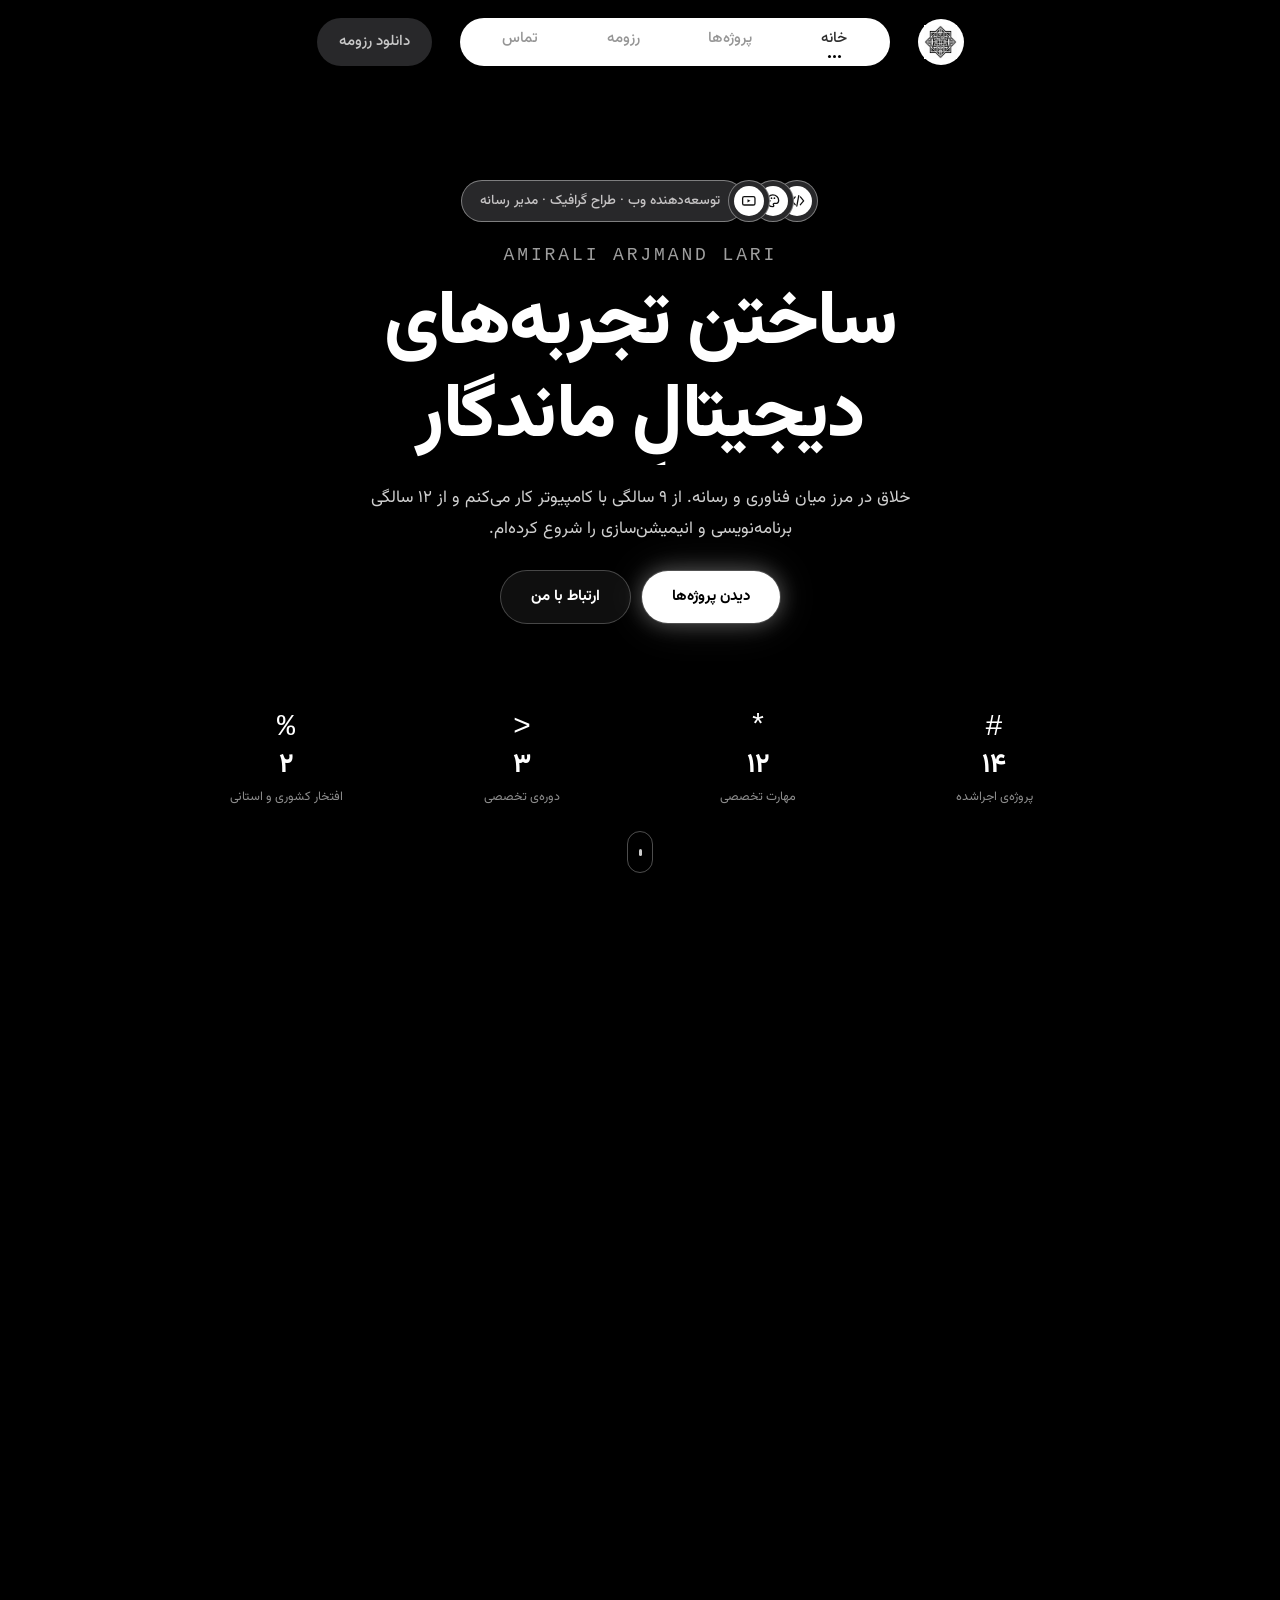
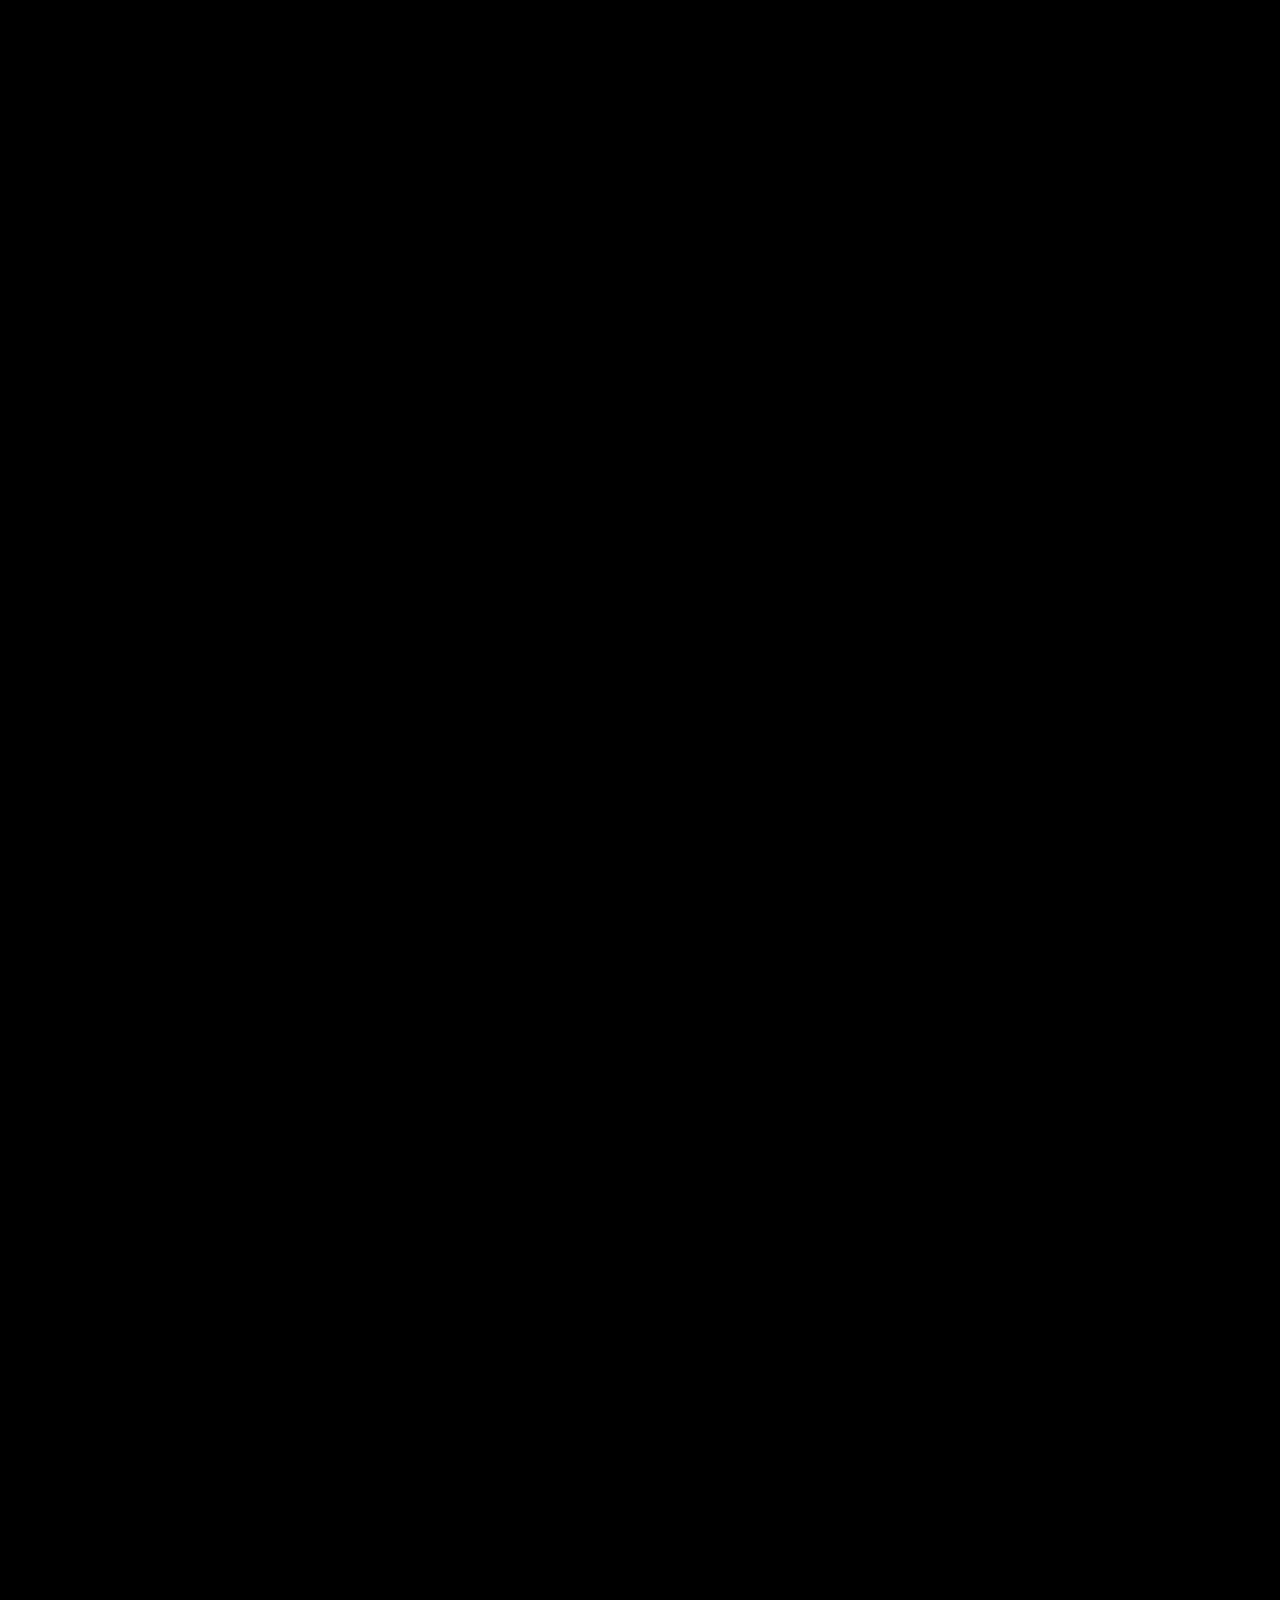
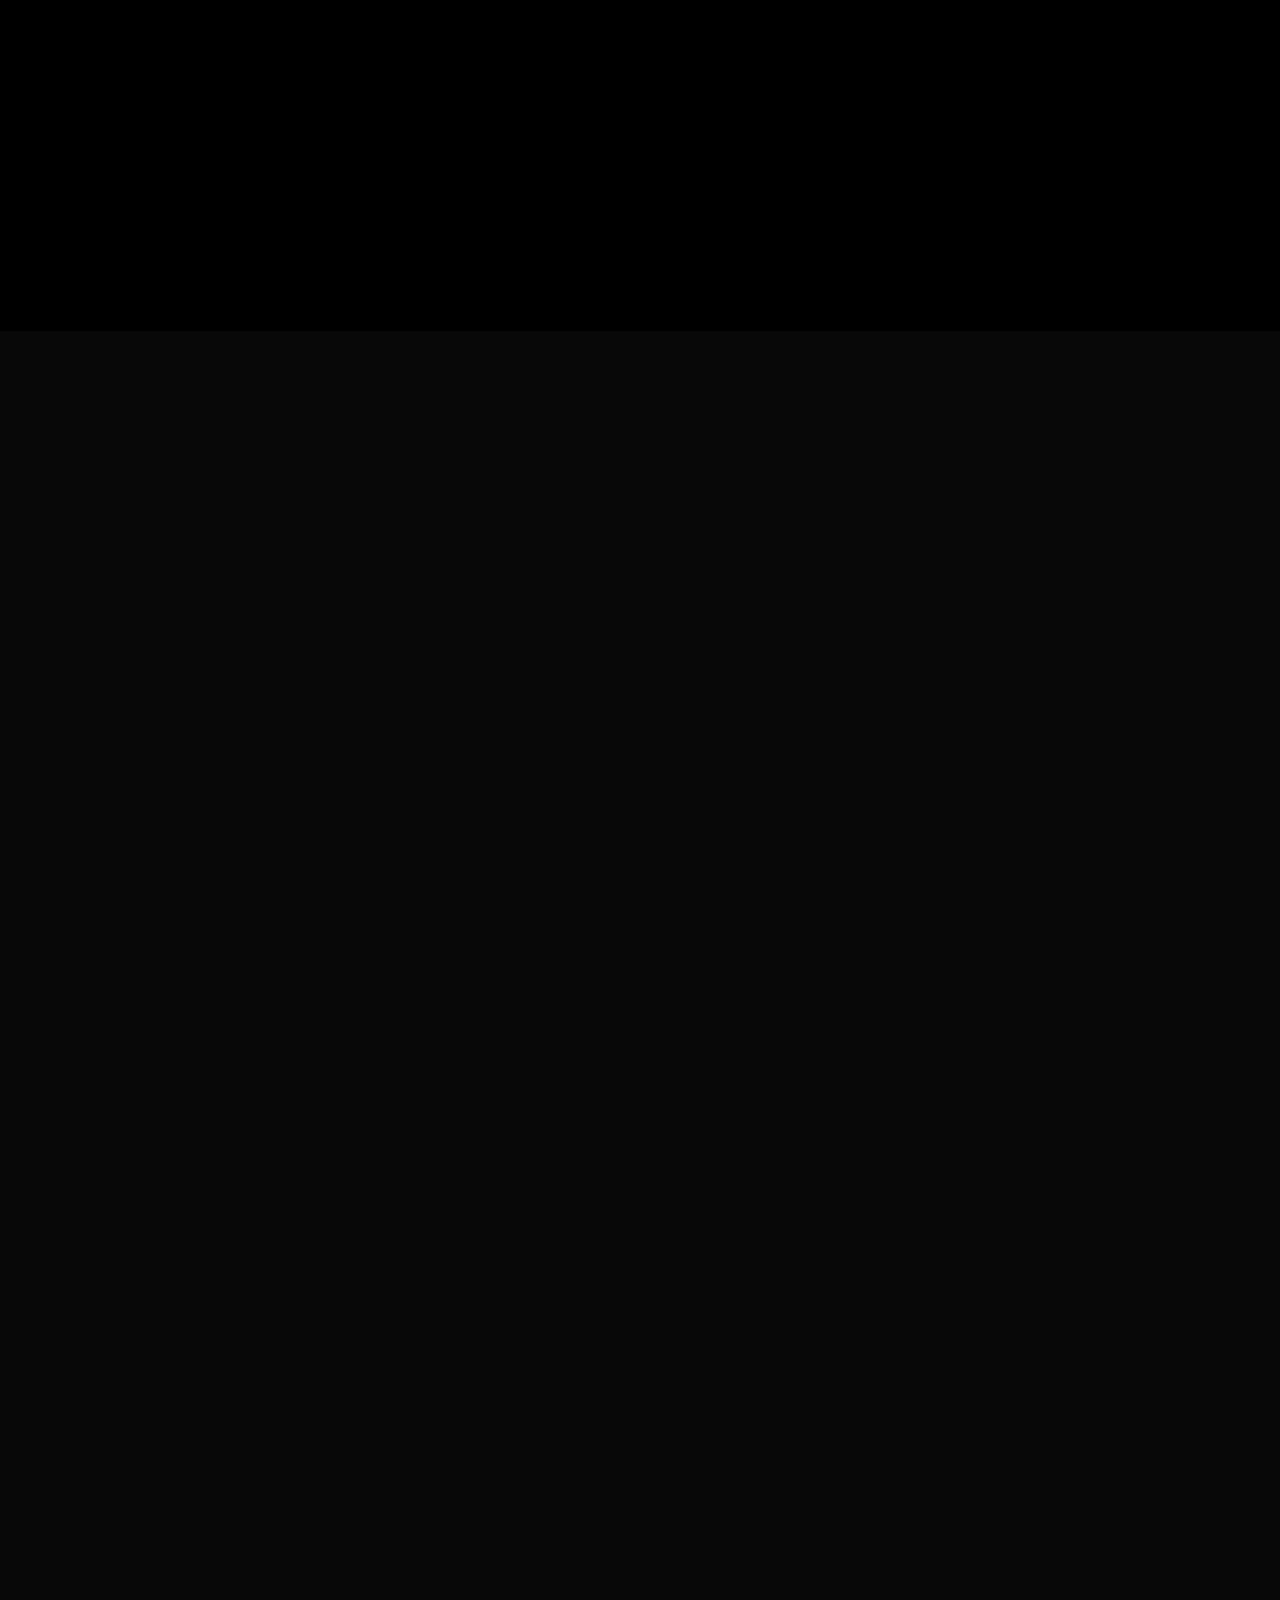
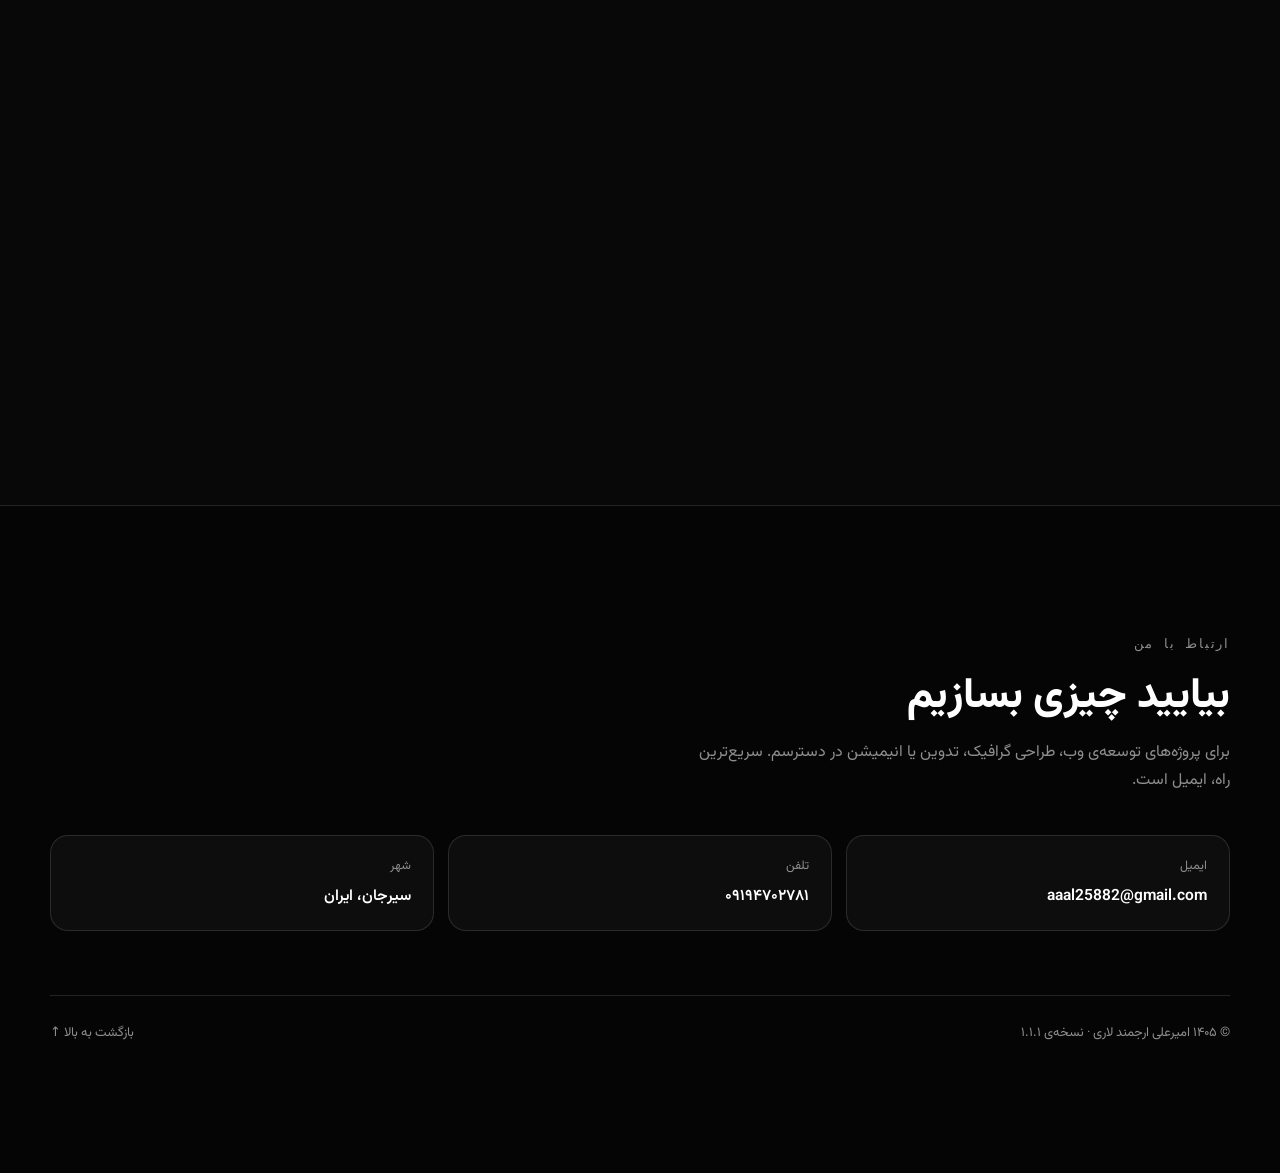
<file: index.html>
<!DOCTYPE html>
<html lang="fa" dir="rtl">
<head>
  <meta charset="UTF-8" />
  <meta name="viewport" content="width=device-width, initial-scale=1.0" />

  <!-- ============ SEO ============ -->
  <title>امیرعلی ارجمند لاری | توسعه‌دهنده وب، طراح گرافیک و مدیر رسانه</title>
  <meta name="description" content="امیرعلی ارجمند لاری (Amirali Arjmand Lari) — توسعه‌دهنده وب، طراح گرافیک و مدیر رسانه در سیرجان. سازنده‌ی اکوسیستم آئورا (سایت، اپ اندروید، رهیار، کفترچی و رزومه‌استودیو) و چهارده پروژه‌ی اجراشده تا بازی و انیمیشن. رزومه و نمونه‌کارها." />
  <meta name="author" content="امیرعلی ارجمند لاری" />
  <meta name="robots" content="index, follow, max-image-preview:large" />
  <link rel="canonical" href="https://aaal258.ir/" />
  <meta name="google-site-verification" content="FlflBzDjfXQMad_Qc7DjZ5VvDfbZfVGsftrPj33OVv8" />
  <meta name="theme-color" content="#000000" />

  <!-- Open Graph / Twitter — آدرس تصویر باید مطلق باشد وگرنه شبکه‌های اجتماعی نمی‌خوانند -->
  <meta property="og:type" content="profile" />
  <meta property="og:site_name" content="امیرعلی ارجمند لاری" />
  <meta property="og:title" content="امیرعلی ارجمند لاری | توسعه‌دهنده وب، طراح گرافیک و مدیر رسانه" />
  <meta property="og:description" content="خلاق در مرز میان فناوری و رسانه؛ از ایده و طراحی تا پیاده‌سازی تجربه‌های دیجیتال. اکوسیستم آئورا، چهارده پروژه، رزومه و راه‌های تماس." />
  <meta property="og:url" content="https://aaal258.ir/" />
  <meta property="og:image" content="https://aaal258.ir/assets/icon-512.png" />
  <meta property="og:image:width" content="512" />
  <meta property="og:image:height" content="512" />
  <meta property="og:image:alt" content="نشان کوفی ستاره‌ای امیرعلی ارجمند لاری" />
  <meta property="og:locale" content="fa_IR" />
  <meta property="profile:first_name" content="امیرعلی" />
  <meta property="profile:last_name" content="ارجمند لاری" />
  <meta name="twitter:card" content="summary" />
  <meta name="twitter:title" content="امیرعلی ارجمند لاری | توسعه‌دهنده وب، طراح گرافیک و مدیر رسانه" />
  <meta name="twitter:description" content="خلاق در مرز میان فناوری و رسانه؛ اکوسیستم آئورا، چهارده پروژه، رزومه و راه‌های تماس." />
  <meta name="twitter:image" content="https://aaal258.ir/assets/icon-512.png" />

  <!-- فاویکون — از نشان کوفی -->
  <link rel="icon" href="/favicon.ico" sizes="48x48" />
  <link rel="icon" type="image/png" sizes="32x32" href="/assets/favicon-32.png" />
  <link rel="icon" type="image/png" sizes="16x16" href="/assets/favicon-16.png" />
  <link rel="apple-touch-icon" sizes="180x180" href="/assets/apple-touch-icon.png" />

  <!-- داده‌ی ساختاریافته: به موتور جست‌وجو می‌گوید این صفحه‌ی یک شخص است، نه یک شرکت -->
  <script type="application/ld+json">
  {
    "@context": "https://schema.org",
    "@graph": [
      {
        "@type": "Person",
        "@id": "https://aaal258.ir/#person",
        "name": "امیرعلی ارجمند لاری",
        "alternateName": "Amirali Arjmand Lari",
        "url": "https://aaal258.ir/",
        "image": "https://aaal258.ir/assets/icon-512.png",
        "jobTitle": ["توسعه‌دهنده وب", "طراح گرافیک", "مدیر رسانه"],
        "worksFor": { "@type": "Organization", "name": "شرکت کسا" },
        "alumniOf": { "@type": "CollegeOrUniversity", "name": "دانشگاه علم و صنعت ایران" },
        "address": { "@type": "PostalAddress", "addressLocality": "سیرجان", "addressCountry": "IR" },
        "sameAs": ["https://github.com/aaal25882"],
        "knowsAbout": [
          "Web Development", "Next.js", "TypeScript", "PostgreSQL", "Prisma", "Supabase", "Vue.js", "WordPress", "Python",
          "React Native", "Expo", "Capacitor", "AI Integration",
          "Graphic Design", "Adobe Photoshop", "Adobe Illustrator",
          "Video Editing", "Adobe Premiere Pro", "Adobe After Effects",
          "2D Animation", "Unity", "Moho", "Maya"
        ]
      },
      {
        "@type": "WebSite",
        "@id": "https://aaal258.ir/#website",
        "url": "https://aaal258.ir/",
        "name": "امیرعلی ارجمند لاری",
        "inLanguage": "fa-IR",
        "about": { "@id": "https://aaal258.ir/#person" }
      }
    ]
  }
  </script>

  <!-- ============ فونت‌ها و استایل ============ -->
  <link rel="preconnect" href="https://fonts.googleapis.com" />
  <link rel="preconnect" href="https://fonts.gstatic.com" crossorigin />
  <link href="https://fonts.googleapis.com/css2?family=Vazirmatn:wght@400;500;600;700;800&display=swap" rel="stylesheet" />

  <!-- فونت پیکسلی — فقط لاتین و اعداد را می‌کِشد، برای فارسی به‌کار نمی‌رود -->
  <link href="https://db.onlinewebfonts.com/c/8cb707a9b8a73f8a7403336b861c3074?family=BubbledotICG-FinePos" rel="stylesheet" />

  <link rel="stylesheet" href="css/site.css" />
</head>
<body>

  <!-- ============ ویدیوی پس‌زمینه ============ -->
  <div class="bg" aria-hidden="true">
    <video class="bg-video" autoplay muted loop playsinline>
      <source
        src="https://d8j0ntlcm91z4.cloudfront.net/user_38xzZboKViGWJOttwIXH07lWA1P/hf_20260809_012548_ef22562c-c0ae-4816-ad9d-f8922af4e6a7.mp4"
        type="video/mp4" />
    </video>
    <div class="bg-scrim"></div>
  </div>

  <!-- ============ هدر ============ -->
  <header class="header">
    <a class="logo" href="#top" aria-label="خانه">
      <img src="assets/logo-mask.png" alt="" width="52" height="52" />
    </a>

    <nav class="nav" aria-label="منوی اصلی">
      <a class="nav-link is-active" href="#top" aria-current="page">خانه</a>
      <a class="nav-link" href="#work">پروژه‌ها</a>
      <a class="nav-link" href="#resume">رزومه</a>
      <a class="nav-link" href="#contact">تماس</a>
    </nav>

    <a class="sign-in" href="assets/resume-amirali-arjmand-lari.pdf" download>دانلود رزومه</a>

    <button class="burger" id="burger" type="button"
            aria-label="باز کردن منو" aria-expanded="false" aria-controls="mobileMenu">
      <span></span><span></span><span></span>
    </button>
  </header>

  <div class="page" id="top">

    <!-- ============ هیرو ============ -->
    <main class="hero">

      <div class="trust anim" style="--d:.05s">
        <span class="avatar a1" title="توسعه‌ی وب">
          <svg viewBox="0 0 24 24" aria-hidden="true"><path d="M8 6 3 12l5 6M16 6l5 6-5 6M13.5 4l-3 16"
            fill="none" stroke="currentColor" stroke-width="2" stroke-linecap="round" stroke-linejoin="round"/></svg>
        </span>
        <span class="avatar a2" title="طراحی گرافیک">
          <svg viewBox="0 0 24 24" aria-hidden="true"><path d="M12 3a9 9 0 1 0 0 18c.9 0 1.5-.7 1.5-1.5 0-.4-.2-.8-.4-1-.3-.3-.4-.6-.4-1 0-.9.7-1.5 1.5-1.5H16a5 5 0 0 0 5-5c0-4.4-4-8-9-8Z"
            fill="none" stroke="currentColor" stroke-width="2" stroke-linejoin="round"/><circle cx="7.5" cy="12" r="1.3" fill="currentColor"/><circle cx="10" cy="8" r="1.3" fill="currentColor"/><circle cx="14.5" cy="8" r="1.3" fill="currentColor"/></svg>
        </span>
        <span class="avatar a3" title="تدوین و انیمیشن">
          <svg viewBox="0 0 24 24" aria-hidden="true"><rect x="2.5" y="5.5" width="19" height="13" rx="2.5"
            fill="none" stroke="currentColor" stroke-width="2"/><path d="M10 9.5v5l4.5-2.5z" fill="currentColor"/></svg>
        </span>
        <span class="trust-pill">توسعه‌دهنده وب · طراح گرافیک · مدیر رسانه</span>
      </div>

      <h1 class="headline">
        <span class="eyebrow anim" style="--d:.14s">AMIRALI ARJMAND LARI</span>
        <span class="line l1">ساختن تجربه‌های</span>
        <span class="line l2">دیجیتالِ ماندگار</span>
      </h1>

      <p class="subhead anim" style="--d:.28s">
        خلاق در مرز میان فناوری و رسانه. از ۹ سالگی با کامپیوتر کار می‌کنم و از
        ۱۲ سالگی برنامه‌نویسی و انیمیشن‌سازی را شروع کرده‌ام.
      </p>

      <div class="cta-row">
        <a class="cta" href="#work" style="--d:.4s">دیدن پروژه‌ها</a>
        <a class="cta cta-ghost" href="#contact" style="--d:.46s">ارتباط با من</a>
      </div>

    </main>

    <!-- ============ آمار ============ -->
    <section class="stats" id="stats" aria-label="آمار">
      <div class="stat anim" style="--d:.5s">
        <span class="stat-icon">#</span>
        <span class="stat-value" data-target="14" data-decimals="0">0</span>
        <span class="stat-label">پروژه‌ی اجراشده</span>
      </div>
      <div class="stat anim" style="--d:.58s">
        <span class="stat-icon">*</span>
        <span class="stat-value" data-target="12" data-decimals="0">0</span>
        <span class="stat-label">مهارت تخصصی</span>
      </div>
      <div class="stat anim" style="--d:.66s">
        <span class="stat-icon">&lt;</span>
        <span class="stat-value" data-target="3" data-decimals="0">0</span>
        <span class="stat-label">دوره‌ی تخصصی</span>
      </div>
      <div class="stat anim" style="--d:.74s">
        <span class="stat-icon">%</span>
        <span class="stat-value" data-target="2" data-decimals="0">0</span>
        <span class="stat-label">افتخار کشوری و استانی</span>
      </div>
    </section>

    <a class="scroll-cue" href="#work" aria-label="رفتن به پروژه‌ها"><span></span></a>
  </div>

  <!-- ============ محتوا ============ -->
  <div class="content">

    <!-- پروژه‌ها -->
    <section class="sec" id="work">
      <div class="wrap">
        <p class="sec-k rv">نمونه‌کارها</p>
        <h2 class="sec-t rv">پروژه‌هایی که ساخته‌ام</h2>
        <p class="sec-p rv">از یک اکوسیستم به‌هم‌پیوسته از سایت و اپ‌ها تا سامانه‌های وب، بازی و انیمیشن.</p>

        <h3 class="works-g rv">اکوسیستم آئورا <small>یک حساب، یک پرداخت، چند اپ به‌هم‌پیوسته</small></h3>
        <div class="works">
          <article class="work rv" style="--c:#abc2ff">
            <span class="work-n">۰۱</span>
            <p class="work-k">هسته‌ی اکوسیستم · Next.js</p>
            <h3>آئورا</h3>
            <p>سامانه‌ی مرجعیت‌سازی و هماهنگی فعالیت‌های علوم پایه، و هسته‌ای که همه‌ی اپ‌های من به آن وصل‌اند: حساب و پرداخت مشترک، پنل هر اپ و ردپای کاربران.</p>
            <ul class="chips"><li>Next.js 14</li><li>TypeScript</li><li>PostgreSQL</li><li>Prisma</li></ul>
            <div class="work-links">
              <a class="work-link" href="https://aora.ir" target="_blank" rel="noopener">aora.ir ↗</a>
              <a class="work-link" href="https://aaal25882.github.io/aora-landing/" target="_blank" rel="noopener">صفحه‌ی معرفی ↗</a>
            </div>
          </article>

          <article class="work rv" style="--c:#8fd3ff">
            <span class="work-n">۰۲</span>
            <p class="work-k">اپ اندروید · React Native</p>
            <h3>اپ اندروید آئورا</h3>
            <p>همراه گوشی آئورا: گزارش ماهانه با دوربین و پیوست، پنل پژوهشی با تسک و تیم و گفت‌وگو، و پنل مدیریت؛ با به‌روزرسانی از خود سایت.</p>
            <ul class="chips"><li>Expo</li><li>React Native</li><li>TypeScript</li></ul>
            <a class="work-link" href="https://aaal25882.github.io/aora-mobile-landing/" target="_blank" rel="noopener">صفحه‌ی معرفی ↗</a>
          </article>

          <article class="work rv" style="--c:#b1f9b1">
            <span class="work-n">۰۳</span>
            <p class="work-k">اندروید و ویندوز · Capacitor</p>
            <h3>رهیار</h3>
            <p>دستیار برنامه‌ریزی و اوقات شرعی با مشاور هوشمند و درختی سه‌بعدی که با پیشرفت کارهایت رشد می‌کند؛ برای اندروید و ویندوز.</p>
            <ul class="chips"><li>React</li><li>TypeScript</li><li>Capacitor</li><li>Three.js</li></ul>
            <a class="work-link" href="https://aaal25882.github.io/barnamerizi-landing/" target="_blank" rel="noopener">صفحه‌ی معرفی ↗</a>
          </article>

          <article class="work rv" style="--c:#ffb193">
            <span class="work-n">۰۴</span>
            <p class="work-k">پل پیام‌رسان‌ها · Python</p>
            <h3>کفترچی</h3>
            <p>پیام‌ها را میان تلگرام، بله، سروش، روبیکا، ایتا و واتس‌اپ جابه‌جا می‌کند و خبرها را با هوش مصنوعی خلاصه می‌کند؛ درون خود آئورا اجرا می‌شود.</p>
            <ul class="chips"><li>Python</li><li>Gemini</li><li>Bot API</li></ul>
          </article>

          <article class="work rv" style="--c:#fce387">
            <span class="work-n">۰۵</span>
            <p class="work-k">رزومه‌ساز · هوش مصنوعی</p>
            <h3>رزومه‌استودیو</h3>
            <p>رزومه‌ساز فارسی با ویرایشگر فرم، ساخت رزومه با یک درخواست به هوش مصنوعی، خروجی PDF و سایت رزومه‌ی شخصی روی زیردامنه‌ی خودت.</p>
            <ul class="chips"><li>Next.js</li><li>هوش مصنوعی</li><li>PDF سمت سرور</li></ul>
            <a class="work-link" href="https://resumestudio.ir" target="_blank" rel="noopener">resumestudio.ir ↗</a>
          </article>

          <article class="work rv" style="--c:#eca8f9">
            <span class="work-n">۰۶</span>
            <p class="work-k">کتابخانه · TypeScript</p>
            <h3>موتور طراحی سایت با هوش مصنوعی</h3>
            <p>صاحب سایت به زبان ساده می‌گوید چه می‌خواهد و موتور از آن طرح رنگ، چیدمان و حرکت می‌سازد؛ بی‌آنکه مدل یک خط HTML یا JavaScript بنویسد، و با کنتراست خوانا.</p>
            <ul class="chips"><li>TypeScript</li><li>بی وابستگی</li><li>WCAG</li></ul>
            <a class="work-link" href="https://aaal25882.github.io/site-design-engine-landing/" target="_blank" rel="noopener">صفحه‌ی معرفی ↗</a>
          </article>

          <article class="work is-soon rv" style="--c:#9ee6ff">
            <span class="work-n">۰۷</span>
            <span class="work-soon">به‌زودی</span>
            <p class="work-k">سایت‌ساز · هوش مصنوعی</p>
            <h3>سایت‌ساز آئورا</h3>
            <p>ساختن یک سایت کامل با گفت‌وگو با هوش مصنوعی، که روی زیردامنه‌ای از aora.ir بالا می‌آید. در دست ساخت است.</p>
            <ul class="chips"><li>هوش مصنوعی</li><li>موتور طراحی سایت</li></ul>
          </article>
        </div>

        <h3 class="works-g rv">کارهای دیگر</h3>
        <div class="works">
          <article class="work rv" style="--c:#c9b8ff">
            <span class="work-n">۰۸</span>
            <p class="work-k">شبکه · Python</p>
            <h3>سایه</h3>
            <p>VPN شخصی روی سرورهای خودت: ابزاری که کلید و پیکربندی درگاه، خروجی و کلاینت را می‌سازد و هر سرور را با یک دستور نصب و به‌روز می‌کند.</p>
            <ul class="chips"><li>Python</li><li>sing-box</li><li>Linux</li></ul>
          </article>

          <article class="work rv" style="--c:#f5c08a">
            <span class="work-n">۰۹</span>
            <p class="work-k">ادبیات · سایت ایستا</p>
            <h3>شارح</h3>
            <p>شرح ویدیویی شعر و ادب فارسی: کنار هر ویدیو فهرست ابیات باز می‌شود و با کلیک روی هر بیت، ویدیو به همان بخش می‌رود. سه‌زبانه و بدون بک‌اند.</p>
            <ul class="chips"><li>JavaScript</li><li>سه‌زبانه</li><li>GitHub Pages</li></ul>
            <a class="work-link" href="https://aaal25882.github.io/shaareh/" target="_blank" rel="noopener">مشاهده‌ی سایت ↗</a>
          </article>

          <article class="work rv" style="--c:#7aeccd">
            <span class="work-n">۱۰</span>
            <p class="work-k">سایت سازمانی · Vue 3</p>
            <h3>خیریه ابوالفضل‌العباس (ع)</h3>
            <p>طراحی و راه‌اندازی سایت برای معرفی خیریه و سامان‌دهی فعالیت‌ها، مددجویان و کمک‌های مردمی.</p>
            <ul class="chips"><li>Vue 3</li><li>PHP</li><li>MySQL</li></ul>
            <a class="work-link" href="https://aasscharity.ir" target="_blank" rel="noopener">aasscharity.ir ↗</a>
          </article>

          <article class="work rv" style="--c:#ffb193">
            <span class="work-n">۱۱</span>
            <p class="work-k">پلتفرم آموزشی</p>
            <h3>دامستیکا</h3>
            <p>پلتفرم آموزش خلاق فارسی با ۲۰ صفحه‌ی راست‌به‌چپ: فهرست و جزئیات دوره، پخش درس، سبد خرید، پنل کاربری و پنل مدیریت با کنترل نقش.</p>
            <ul class="chips"><li>Supabase</li><li>RLS</li><li>Edge Functions</li><li>GitHub Actions</li></ul>
          </article>

          <article class="work rv" style="--c:#9ee6ff">
            <span class="work-n">۱۲</span>
            <p class="work-k">سامانه‌ی نقش‌محور</p>
            <h3>سامانه‌ی خرید از چین</h3>
            <p>واسطه‌ی میان خریدار و مسافر: ثبت سفارش، تطبیق با پرواز، تأیید مدارک حمل‌کننده و قیمت‌گذاری خودکار — با دسترسی تفکیک‌شده‌ی خریدار، مسافر و مدیر.</p>
            <ul class="chips"><li>Supabase</li><li>RLS</li><li>Storage خصوصی</li></ul>
            <a class="work-link" href="china.html">مشاهده‌ی سامانه ↗</a>
          </article>

          <article class="work rv" style="--c:#eca8f9">
            <span class="work-n">۱۳</span>
            <p class="work-k">بازی · متن‌باز</p>
            <h3>بازی توپر</h3>
            <p>یک بازی رایگان و متن‌باز که برای سرگرمی ساخته شده و کد کاملش در دسترس عموم است.</p>
            <ul class="chips"><li>Game Dev</li><li>Open Source</li></ul>
            <a class="work-link" href="https://github.com/aaal25882/tooper_game" target="_blank" rel="noopener">مخزن گیت‌هاب ↗</a>
          </article>

          <article class="work rv" style="--c:#a6e3a1">
            <span class="work-n">۱۴</span>
            <p class="work-k">ابزار داده · آفلاین</p>
            <h3>داشبورد اکسل</h3>
            <p>ابزاری کاملاً آفلاین برای بازچینش و پاک‌سازی فایل‌های اکسل؛ داده‌ی خام را می‌گیرد و ساختار قابل تحلیل تحویل می‌دهد، بدون اینکه فایل جایی آپلود شود.</p>
            <ul class="chips"><li>JavaScript</li><li>XLSX</li><li>بدون سرور</li></ul>
          </article>

          <article class="work rv" style="--c:#ff9ec2">
            <span class="work-n">۱۵</span>
            <p class="work-k">بازی و انیمیشن</p>
            <h3>بازی‌سازی و انیمیشن</h3>
            <p>ساخت دو بازی دوبعدی در Unity، انیمیشن دوبعدی با Moho، و تجربه‌ی مدل‌سازی و انیمیشن سه‌بعدی با Maya.</p>
            <ul class="chips"><li>Unity</li><li>Moho</li><li>Maya</li></ul>
          </article>
        </div>
      </div>
    </section>

    <!-- درباره -->
    <section class="sec" id="about">
      <div class="wrap wrap-2">
        <div>
          <p class="sec-k rv">درباره من</p>
          <h2 class="sec-t rv">میان فناوری و رسانه</h2>
        </div>
        <div class="rv">
          <p class="body-p">
            فعال در حوزه‌ی فناوری و تولید محتوای دیجیتال. کارم را از ۹ سالگی با کامپیوتر
            شروع کردم و از ۱۲ سالگی به برنامه‌نویسی و انیمیشن‌سازی رسیدم. امروز میان سه
            حوزه کار می‌کنم که به هم وصل‌اند: توسعه‌ی وب، طراحی گرافیک، و تدوین و انیمیشن.
          </p>
          <p class="body-p">
            همین ترکیب باعث می‌شود یک پروژه را از ابتدا تا انتها ببرم — از ساختار داده و
            بک‌اند تا رابط کاربری، هویت بصری و ویدیوی معرفی. دانشجوی فیزیک دانشگاه علم و
            صنعت ایران هستم و در کنارش پروژه‌های واقعی می‌سازم.
          </p>
          <ul class="chips chips-lg">
            <li>توسعه‌ی وب</li><li>طراحی رابط کاربری</li><li>گرافیک و هویت بصری</li>
            <li>تدوین و انیمیشن</li><li>بازی‌سازی دوبعدی</li><li>مدیریت رسانه</li>
          </ul>
        </div>
      </div>
    </section>

    <!-- رزومه -->
    <section class="sec" id="resume">
      <div class="wrap">
        <div class="sec-head rv">
          <div>
            <p class="sec-k">رزومه</p>
            <h2 class="sec-t">تجربه، مهارت و تحصیلات</h2>
          </div>
          <a class="pill-btn" href="assets/resume-amirali-arjmand-lari.pdf" download>دانلود PDF</a>
        </div>

        <div class="grid-2">
          <div class="card rv">
            <h3 class="card-t">تجربه‌ی حرفه‌ای</h3>
            <div class="tl-i">
              <h4>مدیر رسانه</h4>
              <span class="tl-m">شرکت کسا · یک سال اخیر تا کنون</span>
              <ul class="bullets">
                <li>برنامه‌ریزی و مدیریت فعالیت‌های رسانه‌ای و حضور دیجیتال شرکت</li>
                <li>تولید محتوای گرافیکی، تبلیغاتی و ویدیویی</li>
                <li>تدوین با Premiere Pro و After Effects</li>
                <li>مشارکت در طراحی و آماده‌سازی محتوای وب‌سایت شرکت</li>
              </ul>
            </div>
          </div>

          <div class="card rv">
            <h3 class="card-t">تحصیلات و دوره‌ها</h3>
            <div class="tl-i"><h4>کارشناسی فیزیک</h4><span class="tl-m">دانشگاه علم و صنعت ایران · کنکور سراسری</span></div>
            <div class="tl-i"><h4>دوره‌ی برنامه‌نویسی پایتون</h4><span class="tl-m">جادی</span></div>
            <div class="tl-i"><h4>دوره‌ی آموزش جاوا</h4><span class="tl-m">مجتمع فنی تهران · نیاوران</span></div>
            <div class="tl-i"><h4>دوره‌ی LPIC 1</h4><span class="tl-m">لینوکس و مدیریت سیستم‌عامل</span></div>
          </div>

          <div class="card card-wide rv">
            <h3 class="card-t">مهارت‌ها</h3>
            <div class="skills-3">
              <div>
                <h4>برنامه‌نویسی و وب</h4>
                <ul class="chips"><li>Web Development</li><li>WordPress</li><li>Python</li><li>Unity</li><li>Android Studio</li></ul>
              </div>
              <div>
                <h4>طراحی و تدوین <em>حرفه‌ای</em></h4>
                <ul class="chips"><li>After Effects</li><li>Illustrator</li><li>Photoshop</li><li>Premiere Pro</li></ul>
              </div>
              <div>
                <h4>انیمیشن</h4>
                <ul class="chips"><li>2D Animation</li><li>Maya</li><li>Moho</li></ul>
              </div>
            </div>
          </div>

          <div class="card card-wide rv">
            <h3 class="card-t">افتخارات</h3>
            <div class="honors">
              <div class="honor">
                <b>رتبه ۱</b>
                <div><h4>مسابقات کشوری رباتیک</h4><p>ربات تعقیب خط — رتبه‌ی اول کشوری</p></div>
              </div>
              <div class="honor">
                <b>رتبه ۳</b>
                <div><h4>مسابقات اذان تهران</h4><p>دو سال متوالی — رتبه‌ی سوم استان تهران</p></div>
              </div>
            </div>
          </div>
        </div>
      </div>
    </section>

    <!-- تماس -->
    <section class="sec sec-contact" id="contact">
      <div class="wrap">
        <p class="sec-k rv">ارتباط با من</p>
        <h2 class="sec-t rv">بیایید چیزی بسازیم</h2>
        <p class="sec-p rv">برای پروژه‌های توسعه‌ی وب، طراحی گرافیک، تدوین یا انیمیشن در دسترسم. سریع‌ترین راه، ایمیل است.</p>

        <div class="contact-row rv">
          <a class="c-item" href="mailto:aaal25882@gmail.com"><small>ایمیل</small><b>aaal25882@gmail.com</b></a>
          <a class="c-item" href="tel:+989194702781"><small>تلفن</small><b>۰۹۱۹۴۷۰۲۷۸۱</b></a>
          <div class="c-item"><small>شهر</small><b>سیرجان، ایران</b></div>
        </div>

        <footer class="foot rv">
          <span>© <span id="yr"></span> امیرعلی ارجمند لاری · نسخه‌ی ۱.۱.۱</span>
          <a href="#top">بازگشت به بالا ↑</a>
        </footer>
      </div>
    </section>
  </div>

  <!-- ============ منوی موبایل ============ -->
  <div class="overlay" id="overlay" hidden></div>

  <div class="sheet" id="mobileMenu" hidden>
    <a class="sheet-link is-active" href="#top" aria-current="page">خانه</a>
    <a class="sheet-link" href="#work">پروژه‌ها</a>
    <a class="sheet-link" href="#about">درباره</a>
    <a class="sheet-link" href="#resume">رزومه</a>
    <a class="sheet-link" href="#contact">تماس</a>
    <a class="sheet-signin" href="assets/resume-amirali-arjmand-lari.pdf" download>دانلود رزومه</a>
  </div>

  <script src="js/site.js"></script>
</body>
</html>
</file>
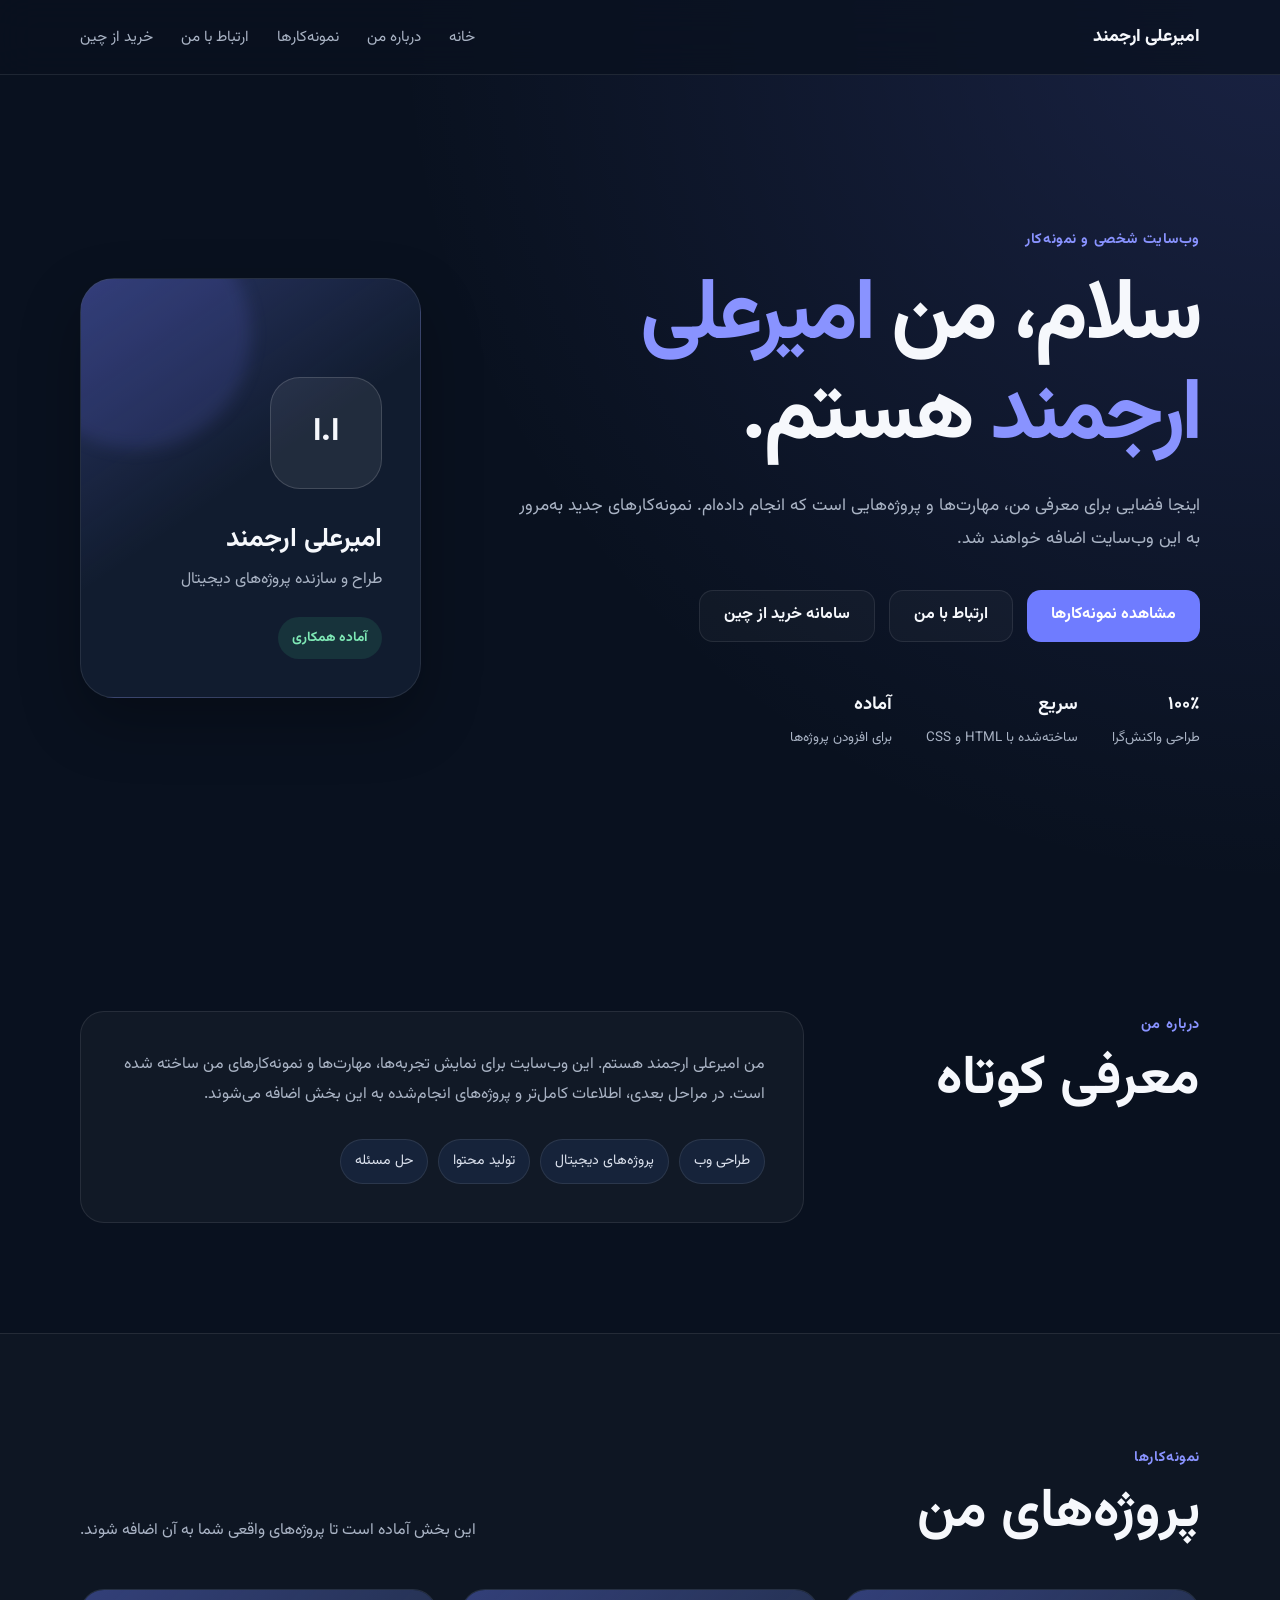
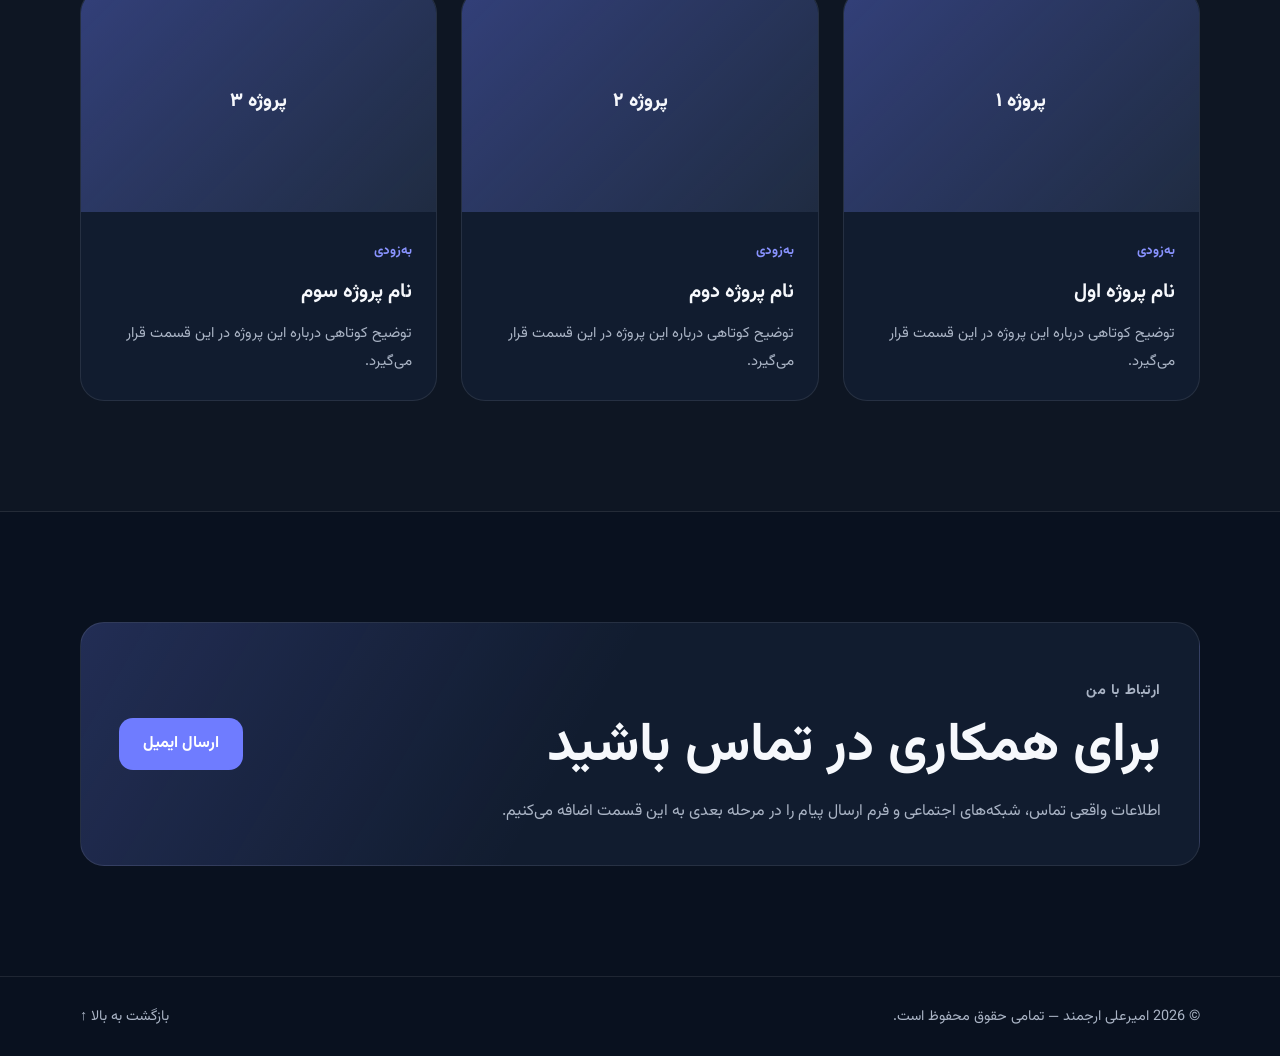
<file: amirali-portfolio-starter/index.html>
<!DOCTYPE html>
<html lang="fa" dir="rtl">
<head>
  <meta charset="UTF-8" />
  <meta name="viewport" content="width=device-width, initial-scale=1.0" />
  <meta name="description" content="وب‌سایت شخصی و نمونه‌کارهای امیرعلی ارجمند" />
  <title>امیرعلی ارجمند | وب‌سایت شخصی</title>
  <link rel="preconnect" href="https://fonts.googleapis.com">
  <link rel="preconnect" href="https://fonts.gstatic.com" crossorigin>
  <link href="https://fonts.googleapis.com/css2?family=Vazirmatn:wght@400;500;600;700;800&display=swap" rel="stylesheet">
  <link rel="stylesheet" href="style.css" />
</head>
<body>
  <header class="site-header">
    <div class="container nav">
      <a class="brand" href="#home">امیرعلی ارجمند</a>

      <button class="menu-toggle" type="button" aria-label="باز کردن منو" aria-expanded="false">
        <span></span>
        <span></span>
        <span></span>
      </button>

      <nav class="nav-links" aria-label="منوی اصلی">
        <a href="#home">خانه</a>
        <a href="#about">درباره من</a>
        <a href="#portfolio">نمونه‌کارها</a>
        <a href="#contact">ارتباط با من</a>
        <a href="china.html">خرید از چین</a>
      </nav>
    </div>
  </header>

  <main>
    <section class="hero" id="home">
      <div class="container hero-grid">
        <div class="hero-content">
          <p class="eyebrow">وب‌سایت شخصی و نمونه‌کار</p>
          <h1>سلام، من <span>امیرعلی ارجمند</span> هستم.</h1>
          <p class="hero-text">
            اینجا فضایی برای معرفی من، مهارت‌ها و پروژه‌هایی است که انجام داده‌ام.
            نمونه‌کارهای جدید به‌مرور به این وب‌سایت اضافه خواهند شد.
          </p>

          <div class="hero-actions">
            <a class="button primary" href="#portfolio">مشاهده نمونه‌کارها</a>
            <a class="button secondary" href="#contact">ارتباط با من</a>
            <a class="button secondary" href="china.html">سامانه خرید از چین</a>
          </div>

          <div class="hero-stats">
            <div>
              <strong>۱۰۰٪</strong>
              <span>طراحی واکنش‌گرا</span>
            </div>
            <div>
              <strong>سریع</strong>
              <span>ساخته‌شده با HTML و CSS</span>
            </div>
            <div>
              <strong>آماده</strong>
              <span>برای افزودن پروژه‌ها</span>
            </div>
          </div>
        </div>

        <div class="hero-card">
          <div class="avatar">ا.ا</div>
          <div>
            <h2>امیرعلی ارجمند</h2>
            <p>طراح و سازنده پروژه‌های دیجیتال</p>
          </div>
          <span class="status">آماده همکاری</span>
        </div>
      </div>
    </section>

    <section class="section" id="about">
      <div class="container section-grid">
        <div>
          <p class="section-label">درباره من</p>
          <h2 class="section-title">معرفی کوتاه</h2>
        </div>

        <div class="about-card">
          <p>
            من امیرعلی ارجمند هستم. این وب‌سایت برای نمایش تجربه‌ها، مهارت‌ها و
            نمونه‌کارهای من ساخته شده است. در مراحل بعدی، اطلاعات کامل‌تر و
            پروژه‌های انجام‌شده به این بخش اضافه می‌شوند.
          </p>

          <div class="skills">
            <span>طراحی وب</span>
            <span>پروژه‌های دیجیتال</span>
            <span>تولید محتوا</span>
            <span>حل مسئله</span>
          </div>
        </div>
      </div>
    </section>

    <section class="section portfolio-section" id="portfolio">
      <div class="container">
        <div class="section-heading">
          <div>
            <p class="section-label">نمونه‌کارها</p>
            <h2 class="section-title">پروژه‌های من</h2>
          </div>
          <p>این بخش آماده است تا پروژه‌های واقعی شما به آن اضافه شوند.</p>
        </div>

        <div class="portfolio-grid">
          <article class="project-card">
            <div class="project-image placeholder">
              <span>پروژه ۱</span>
            </div>
            <div class="project-content">
              <span class="project-category">به‌زودی</span>
              <h3>نام پروژه اول</h3>
              <p>توضیح کوتاهی درباره این پروژه در این قسمت قرار می‌گیرد.</p>
            </div>
          </article>

          <article class="project-card">
            <div class="project-image placeholder">
              <span>پروژه ۲</span>
            </div>
            <div class="project-content">
              <span class="project-category">به‌زودی</span>
              <h3>نام پروژه دوم</h3>
              <p>توضیح کوتاهی درباره این پروژه در این قسمت قرار می‌گیرد.</p>
            </div>
          </article>

          <article class="project-card">
            <div class="project-image placeholder">
              <span>پروژه ۳</span>
            </div>
            <div class="project-content">
              <span class="project-category">به‌زودی</span>
              <h3>نام پروژه سوم</h3>
              <p>توضیح کوتاهی درباره این پروژه در این قسمت قرار می‌گیرد.</p>
            </div>
          </article>
        </div>
      </div>
    </section>

    <section class="section" id="contact">
      <div class="container contact-card">
        <div>
          <p class="section-label">ارتباط با من</p>
          <h2 class="section-title">برای همکاری در تماس باشید</h2>
          <p>
            اطلاعات واقعی تماس، شبکه‌های اجتماعی و فرم ارسال پیام را در مرحله
            بعدی به این قسمت اضافه می‌کنیم.
          </p>
        </div>

        <a class="button primary" href="mailto:example@email.com">ارسال ایمیل</a>
      </div>
    </section>
  </main>

  <footer class="site-footer">
    <div class="container footer-content">
      <p>© <span id="year"></span> امیرعلی ارجمند — تمامی حقوق محفوظ است.</p>
      <a href="#home">بازگشت به بالا ↑</a>
    </div>
  </footer>

  <script>
    const toggle = document.querySelector('.menu-toggle');
    const navLinks = document.querySelector('.nav-links');

    toggle.addEventListener('click', () => {
      const isOpen = navLinks.classList.toggle('open');
      toggle.setAttribute('aria-expanded', isOpen);
    });

    document.querySelectorAll('.nav-links a').forEach(link => {
      link.addEventListener('click', () => {
        navLinks.classList.remove('open');
        toggle.setAttribute('aria-expanded', 'false');
      });
    });

    document.getElementById('year').textContent = new Date().getFullYear();
  </script>
</body>
</html>
</file>
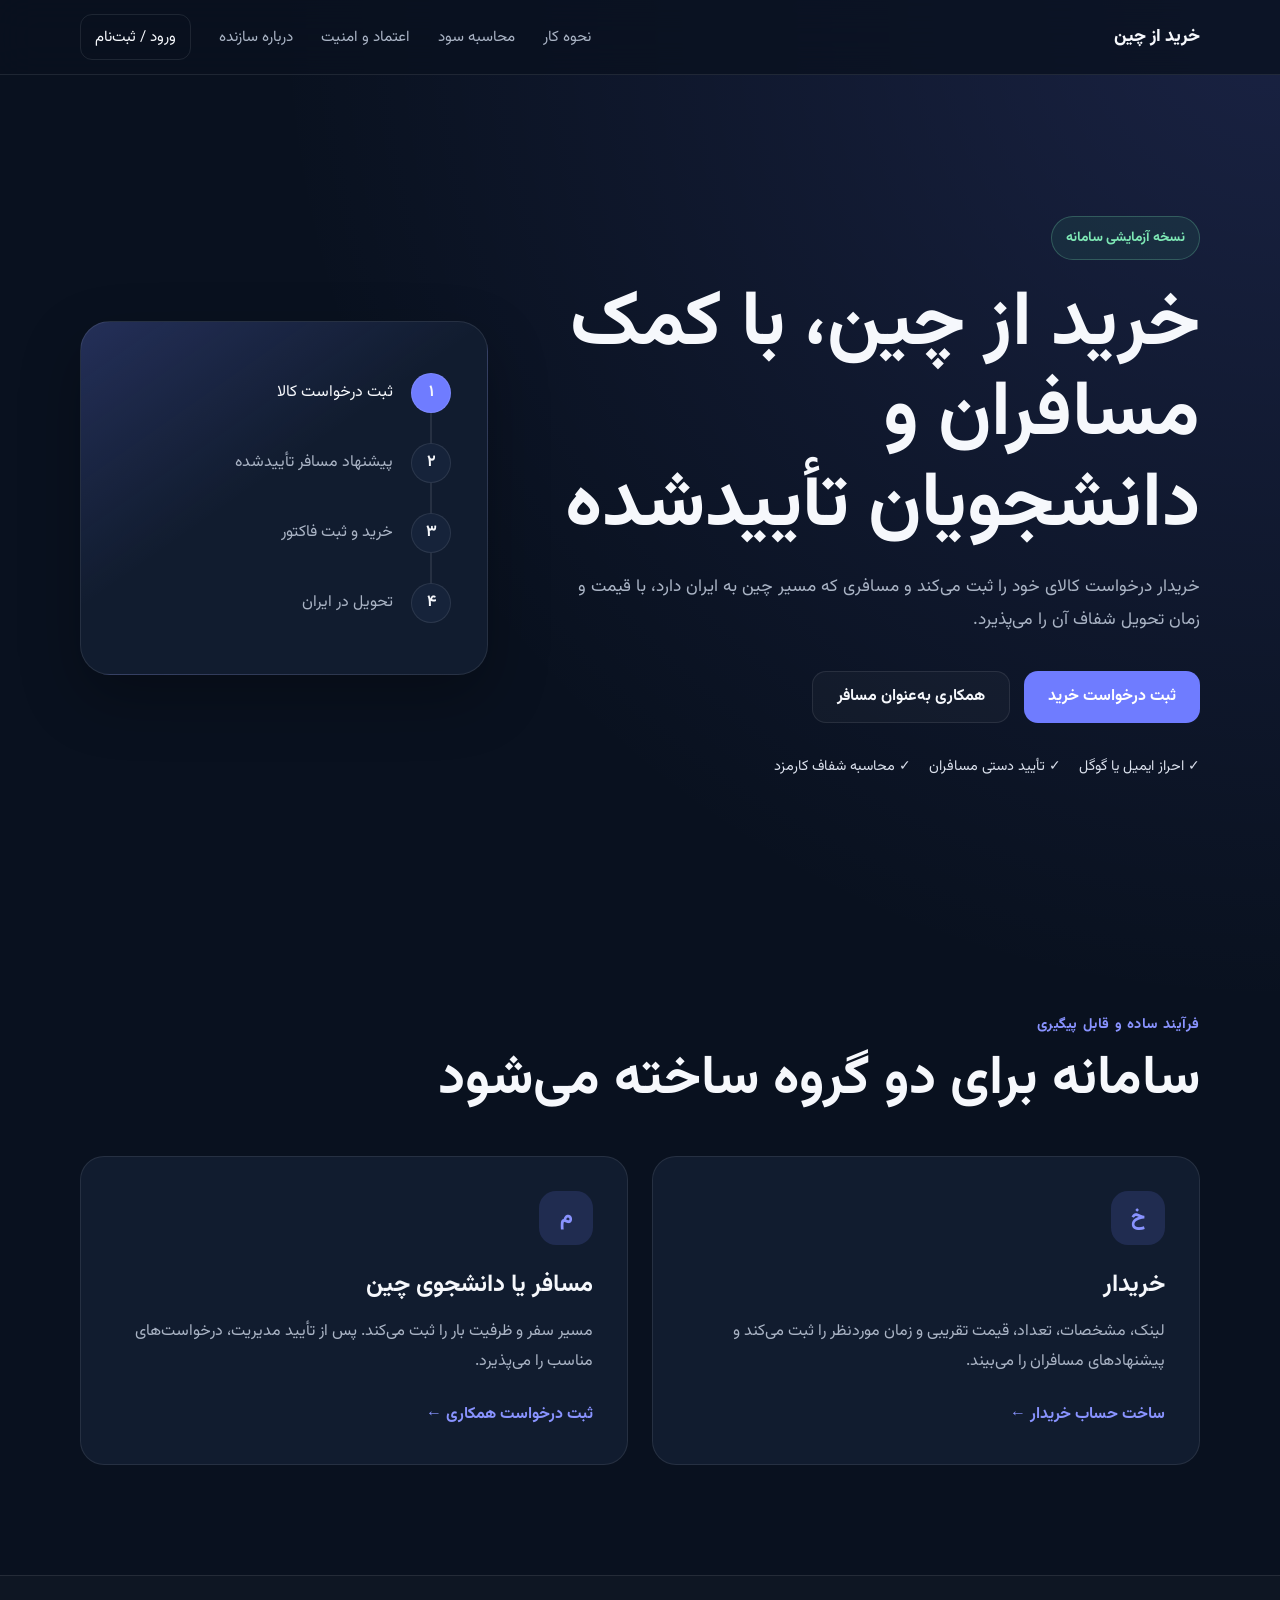
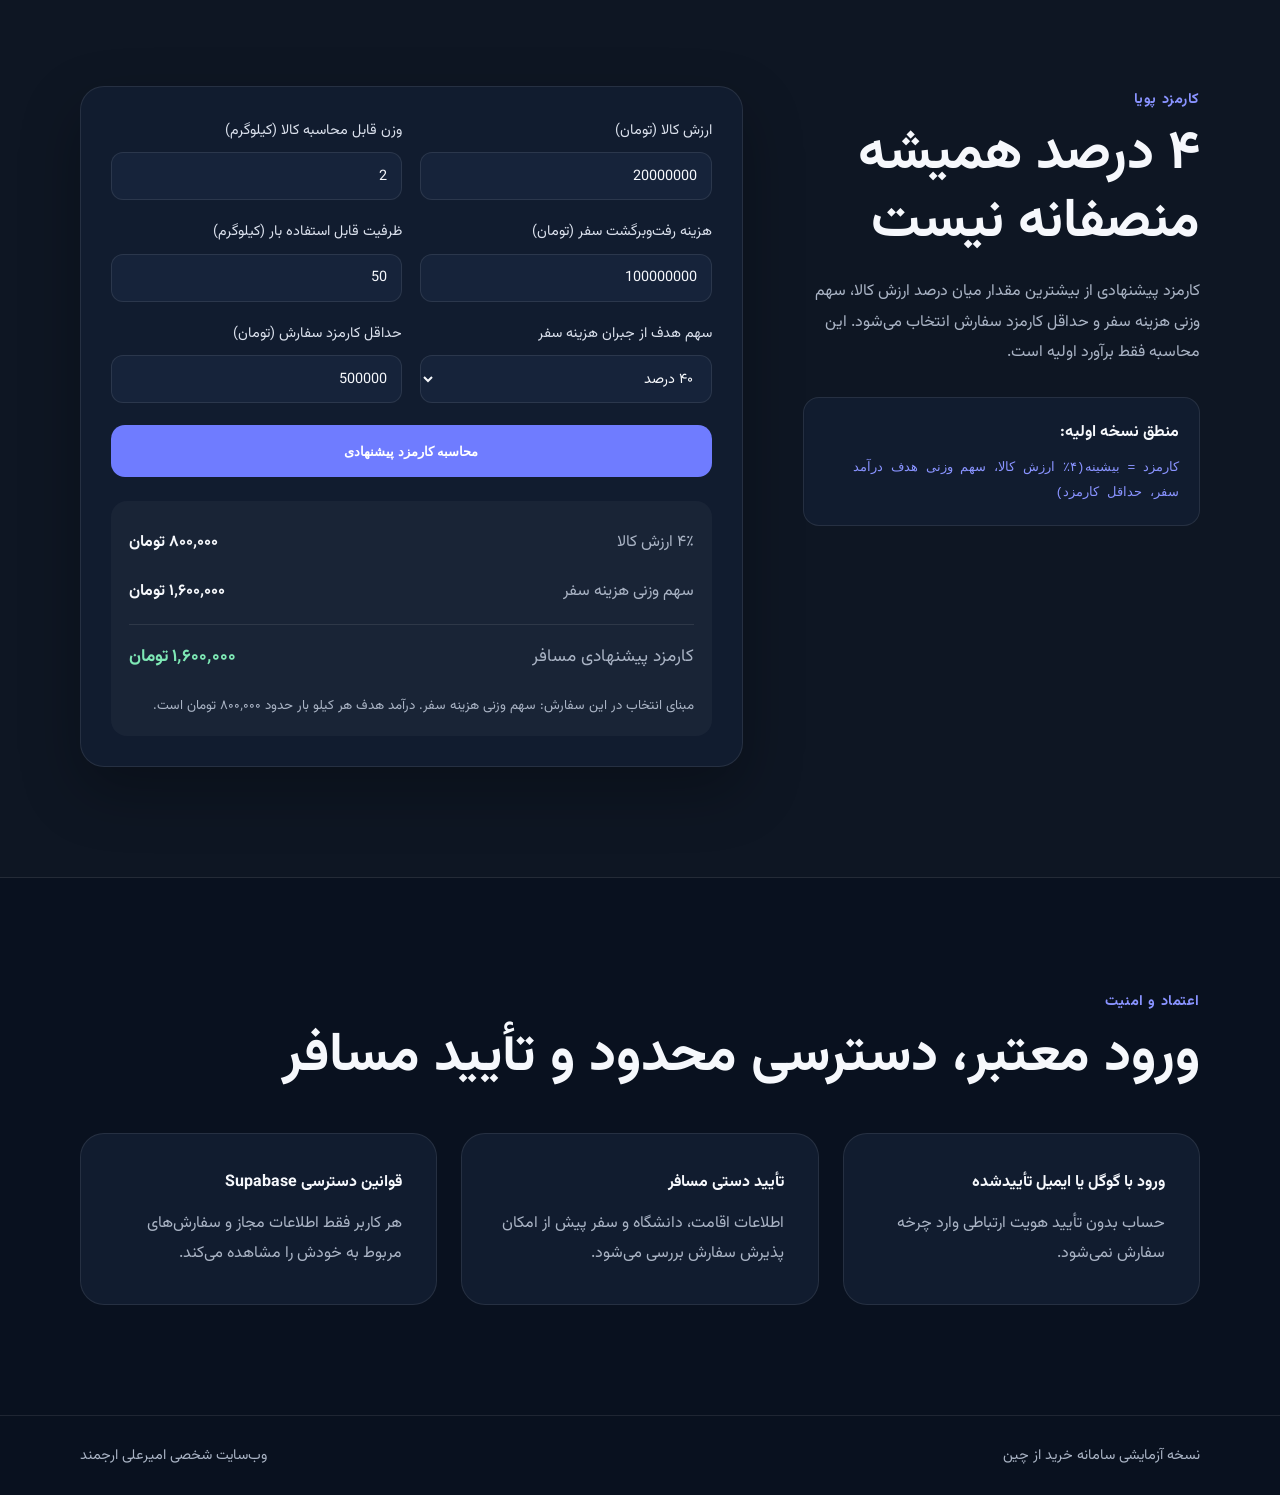
<file: amirali-portfolio-starter/china.html>
<!DOCTYPE html>
<html lang="fa" dir="rtl">
<head>
  <meta charset="UTF-8">
  <meta name="viewport" content="width=device-width, initial-scale=1.0">
  <meta name="description" content="سامانه ثبت درخواست خرید از چین و همکاری با مسافران و دانشجویان تأییدشده">
  <title>خرید از چین | امیرعلی ارجمند</title>
  <link rel="preconnect" href="https://fonts.googleapis.com">
  <link rel="preconnect" href="https://fonts.gstatic.com" crossorigin>
  <link href="https://fonts.googleapis.com/css2?family=Vazirmatn:wght@400;500;600;700;800&display=swap" rel="stylesheet">
  <link rel="stylesheet" href="style.css">
  <link rel="stylesheet" href="css/china.css">
</head>
<body>
<header class="site-header">
  <div class="container nav">
    <a class="brand" href="china.html">خرید از چین</a>
    <button class="menu-toggle" type="button" aria-label="باز کردن منو" aria-expanded="false">
      <span></span><span></span><span></span>
    </button>
    <nav class="nav-links" aria-label="منوی سرویس">
      <a href="#how-it-works">نحوه کار</a>
      <a href="#calculator">محاسبه سود</a>
      <a href="#trust">اعتماد و امنیت</a>
      <a href="index.html">درباره سازنده</a>
      <a class="nav-login" href="auth.html">ورود / ثبت‌نام</a>
    </nav>
  </div>
</header>

<main>
  <section class="china-hero">
    <div class="container china-hero-grid">
      <div>
        <span class="service-badge">نسخه آزمایشی سامانه</span>
        <h1>خرید از چین، با کمک مسافران و دانشجویان تأییدشده</h1>
        <p>
          خریدار درخواست کالای خود را ثبت می‌کند و مسافری که مسیر چین به ایران دارد،
          با قیمت و زمان تحویل شفاف آن را می‌پذیرد.
        </p>
        <div class="hero-actions">
          <a class="button primary" href="auth.html?role=buyer">ثبت درخواست خرید</a>
          <a class="button secondary" href="auth.html?role=traveler">همکاری به‌عنوان مسافر</a>
        </div>
        <div class="trust-points">
          <span>✓ احراز ایمیل یا گوگل</span>
          <span>✓ تأیید دستی مسافران</span>
          <span>✓ محاسبه شفاف کارمزد</span>
        </div>
      </div>
      <aside class="route-card" aria-label="نمایش روند سفارش">
        <div class="route-line"></div>
        <div class="route-item active"><b>۱</b><span>ثبت درخواست کالا</span></div>
        <div class="route-item"><b>۲</b><span>پیشنهاد مسافر تأییدشده</span></div>
        <div class="route-item"><b>۳</b><span>خرید و ثبت فاکتور</span></div>
        <div class="route-item"><b>۴</b><span>تحویل در ایران</span></div>
      </aside>
    </div>
  </section>

  <section class="section" id="how-it-works">
    <div class="container">
      <div class="section-heading">
        <div>
          <p class="section-label">فرآیند ساده و قابل پیگیری</p>
          <h2 class="section-title">سامانه برای دو گروه ساخته می‌شود</h2>
        </div>
      </div>
      <div class="role-grid">
        <article class="role-card">
          <span class="role-icon">خ</span>
          <h3>خریدار</h3>
          <p>لینک، مشخصات، تعداد، قیمت تقریبی و زمان موردنظر را ثبت می‌کند و پیشنهادهای مسافران را می‌بیند.</p>
          <a href="auth.html?role=buyer">ساخت حساب خریدار ←</a>
        </article>
        <article class="role-card">
          <span class="role-icon">م</span>
          <h3>مسافر یا دانشجوی چین</h3>
          <p>مسیر سفر و ظرفیت بار را ثبت می‌کند. پس از تأیید مدیریت، درخواست‌های مناسب را می‌پذیرد.</p>
          <a href="auth.html?role=traveler">ثبت درخواست همکاری ←</a>
        </article>
      </div>
    </div>
  </section>

  <section class="section calculator-section" id="calculator">
    <div class="container calculator-layout">
      <div>
        <p class="section-label">کارمزد پویا</p>
        <h2 class="section-title">۴ درصد همیشه منصفانه نیست</h2>
        <p class="calculator-intro">
          کارمزد پیشنهادی از بیشترین مقدار میان درصد ارزش کالا، سهم وزنی هزینه سفر
          و حداقل کارمزد سفارش انتخاب می‌شود. این محاسبه فقط برآورد اولیه است.
        </p>
        <div class="formula-note">
          <strong>منطق نسخه اولیه:</strong>
          <code>کارمزد = بیشینه‌(۴٪ ارزش کالا، سهم وزنی هدف درآمد سفر، حداقل کارمزد)</code>
        </div>
      </div>

      <form class="profit-calculator" id="profit-calculator">
        <div class="field-grid">
          <label>ارزش کالا (تومان)
            <input id="product-price" type="number" min="0" step="100000" value="20000000" required>
          </label>
          <label>وزن قابل محاسبه کالا (کیلوگرم)
            <input id="order-weight" type="number" min="0.1" step="0.1" value="2" required>
          </label>
          <label>هزینه رفت‌وبرگشت سفر (تومان)
            <input id="ticket-cost" type="number" min="0" step="1000000" value="100000000" required>
          </label>
          <label>ظرفیت قابل استفاده بار (کیلوگرم)
            <input id="usable-capacity" type="number" min="1" step="1" value="50" required>
          </label>
          <label>سهم هدف از جبران هزینه سفر
            <select id="recovery-rate">
              <option value="0.25">۲۵ درصد</option>
              <option value="0.4" selected>۴۰ درصد</option>
              <option value="0.6">۶۰ درصد</option>
              <option value="1">۱۰۰ درصد</option>
            </select>
          </label>
          <label>حداقل کارمزد سفارش (تومان)
            <input id="minimum-fee" type="number" min="0" step="100000" value="500000" required>
          </label>
        </div>
        <button class="button primary full-button" type="submit">محاسبه کارمزد پیشنهادی</button>

        <div class="calculator-result" aria-live="polite">
          <div><span>۴٪ ارزش کالا</span><strong id="percent-fee">—</strong></div>
          <div><span>سهم وزنی هزینه سفر</span><strong id="weight-fee">—</strong></div>
          <div class="recommended"><span>کارمزد پیشنهادی مسافر</span><strong id="recommended-fee">—</strong></div>
          <small id="calculator-explanation"></small>
        </div>
      </form>
    </div>
  </section>

  <section class="section" id="trust">
    <div class="container">
      <div class="section-heading">
        <div>
          <p class="section-label">اعتماد و امنیت</p>
          <h2 class="section-title">ورود معتبر، دسترسی محدود و تأیید مسافر</h2>
        </div>
      </div>
      <div class="security-grid">
        <article><b>ورود با گوگل یا ایمیل تأییدشده</b><p>حساب بدون تأیید هویت ارتباطی وارد چرخه سفارش نمی‌شود.</p></article>
        <article><b>تأیید دستی مسافر</b><p>اطلاعات اقامت، دانشگاه و سفر پیش از امکان پذیرش سفارش بررسی می‌شود.</p></article>
        <article><b>قوانین دسترسی Supabase</b><p>هر کاربر فقط اطلاعات مجاز و سفارش‌های مربوط به خودش را مشاهده می‌کند.</p></article>
      </div>
    </div>
  </section>
</main>

<footer class="site-footer">
  <div class="container footer-content">
    <p>نسخه آزمایشی سامانه خرید از چین</p>
    <a href="index.html">وب‌سایت شخصی امیرعلی ارجمند</a>
  </div>
</footer>

<script src="js/common.js"></script>
<script src="js/profit-calculator.js"></script>
</body>
</html>
</file>
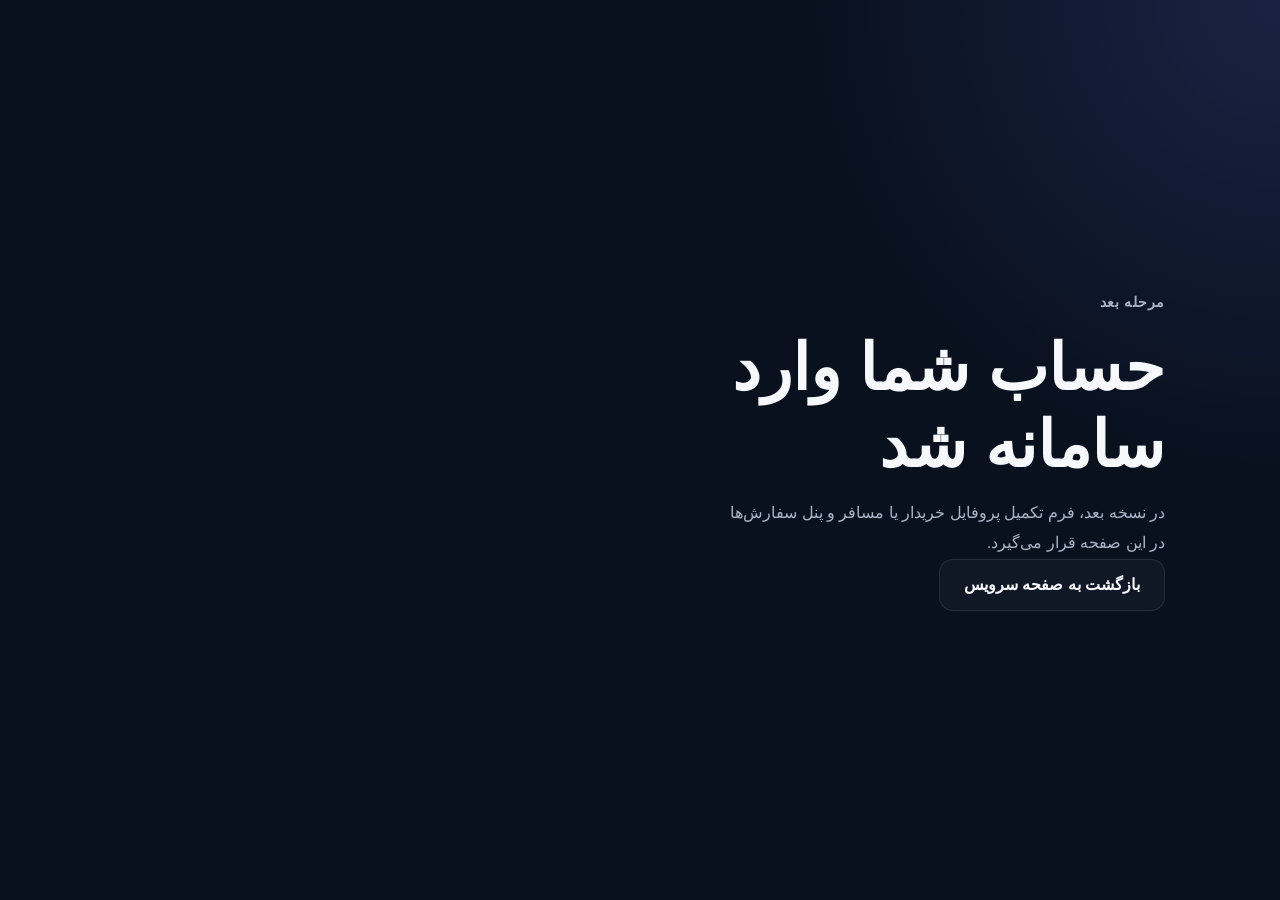
<file: amirali-portfolio-starter/dashboard.html>
<!DOCTYPE html>
<html lang="fa" dir="rtl">
<head>
  <meta charset="UTF-8"><meta name="viewport" content="width=device-width,initial-scale=1">
  <title>تکمیل حساب | خرید از چین</title>
  <link rel="stylesheet" href="style.css"><link rel="stylesheet" href="css/auth.css">
</head>
<body class="auth-page">
<main class="auth-shell">
  <section class="auth-info">
    <p class="section-label">مرحله بعد</p>
    <h1>حساب شما وارد سامانه شد</h1>
    <p>در نسخه بعد، فرم تکمیل پروفایل خریدار یا مسافر و پنل سفارش‌ها در این صفحه قرار می‌گیرد.</p>
    <a class="button secondary" href="china.html">بازگشت به صفحه سرویس</a>
  </section>
</main>
</body>
</html>
</file>
<file: css/site.css>
/* =========================================================
   امیرعلی ارجمند لاری — سایت شخصی

   ساختار بصری: یک هیروی تمام‌قاب روی ویدیو، با نوار ناوبری
   شناور سفید و ردیف آمار در پایین. بخش‌های محتوا زیر آن
   می‌آیند و روی ویدیوی ثابت می‌لغزند.

   نکته‌ی فونت: فونت پیکسلی فقط لاتین دارد و فارسی را نمی‌کِشد،
   پس تیترها Vazirmatn هستند و آن فونت فقط برای نام لاتین و
   نشانه‌های آمار به‌کار می‌رود.
   ========================================================= */

:root {
  --bg: #000000;
  --text: #ffffff;
  --muted: #8e8e8e;
  --nav-text: #2e2e2e;
  --pill-dark: #28282a;
  --sign-in-text: #c8c8c8;
  --nav-shadow: 0 4px 14px rgba(0, 0, 0, 0.16);
  --trust-bg: #28282a;
  --trust-border: rgba(255, 255, 255, 0.4);
  --trust-text: #c4c2c3;
  --line: rgba(255, 255, 255, 0.12);
  --panel: rgba(10, 10, 11, 0.86);
  --font-sans: "Vazirmatn", "Segoe UI", system-ui, sans-serif;
  --font-display: "BubbledotICG-FinePos", "Geist Pixel Circle", monospace;
  --ease: cubic-bezier(0.22, 1, 0.36, 1);
  --header-h: 76px;
}

*, *::before, *::after { box-sizing: border-box; }

html {
  scroll-behavior: smooth;
  scroll-padding-top: var(--header-h);
  background: var(--bg);
}

body {
  margin: 0;
  background: var(--bg);
  color: var(--text);
  font-family: var(--font-sans);
  line-height: 1.75;
  overflow-x: hidden;
  -webkit-font-smoothing: antialiased;
  -moz-osx-font-smoothing: grayscale;
}

a { text-decoration: none; color: inherit; }
button { font: inherit; border: 0; background: none; cursor: pointer; }
ul { list-style: none; margin: 0; padding: 0; }
h1, h2, h3, h4, p { margin: 0; }
img, video { display: block; max-width: 100%; }

/* =========================================================
   پس‌زمینه — ثابت می‌ماند و محتوا رویش می‌لغزد
   ========================================================= */
.bg {
  position: fixed;
  inset: 0;
  z-index: 0;
  overflow: hidden;
  background: #000;
}
.bg-video {
  position: absolute;
  inset: 0;
  width: 100%;
  height: 100%;
  object-fit: cover;
  pointer-events: none;
}
/* پرده‌ای که هرچه پایین‌تر می‌رویم تیره‌تر می‌شود تا متن خوانا بماند */
.bg-scrim {
  position: absolute;
  inset: 0;
  background: linear-gradient(180deg,
    rgba(0, 0, 0, 0.28) 0%,
    rgba(0, 0, 0, 0.15) 35%,
    rgba(0, 0, 0, 0.55) 100%);
}

/* =========================================================
   هدر
   ========================================================= */
.header {
  position: fixed;
  inset: 0 0 auto 0;
  z-index: 30;
  display: flex;
  align-items: center;
  justify-content: center;
  gap: clamp(18px, 2.8vw, 28px);
  width: 100%;
  max-width: 760px;
  margin: 0 auto;
  padding: clamp(14px, 2vh, 20px) clamp(14px, 3vw, 24px);
  animation: slideDown 0.7s var(--ease) both;
}

.logo {
  display: grid;
  place-items: center;
  flex-shrink: 0;
  width: clamp(40px, 4.4vw, 46px);
  height: clamp(40px, 4.4vw, 46px);
  border-radius: 50%;
  background: #fff;
  box-shadow: var(--nav-shadow);
  transition: transform 0.25s var(--ease);
}
.logo:hover { transform: scale(1.04); }
.logo img { width: 72%; height: 72%; object-fit: contain; }

.nav {
  display: flex;
  align-items: center;
  justify-content: space-around;
  flex: 1;
  max-width: 430px;
  height: clamp(44px, 5.2vw, 48px);
  padding: 4px 8px;
  border-radius: 999px;
  background: #fff;
  box-shadow: var(--nav-shadow);
}

.nav-link {
  position: relative;
  padding: 6px 6px 12px;
  color: var(--nav-text);
  font-size: clamp(13px, 1.4vw, 15px);
  font-weight: 500;
  opacity: 0.5;
  transition: opacity 0.2s ease;
}
.nav-link:hover { opacity: 0.78; }
.nav-link.is-active { opacity: 1; }

/* سه نقطه زیر گزینه‌ی فعال */
.nav-link.is-active::after {
  content: "";
  position: absolute;
  left: 50%;
  bottom: 6px;
  width: 3px;
  height: 3px;
  margin-left: -1.5px;
  border-radius: 50%;
  background: #000;
  box-shadow: -5px 0 0 #000, 5px 0 0 #000;
}

.sign-in {
  display: grid;
  place-items: center;
  flex-shrink: 0;
  height: clamp(44px, 5.2vw, 48px);
  padding: 0 clamp(16px, 2vw, 22px);
  border-radius: 999px;
  background: var(--pill-dark);
  color: var(--sign-in-text);
  font-size: clamp(13px, 1.4vw, 15px);
  font-weight: 500;
  white-space: nowrap;
  box-shadow: var(--nav-shadow);
  transition: background 0.22s ease, color 0.22s ease, transform 0.22s ease;
}
.sign-in:hover { background: #323234; color: #fff; transform: translateY(-1px); }

.burger { display: none; }

/* =========================================================
   هیرو — یک قاب کامل
   ========================================================= */
.page {
  position: relative;
  z-index: 1;
  display: flex;
  flex-direction: column;
  align-items: center;
  min-height: 100vh;
  min-height: 100dvh;
  padding: calc(var(--header-h) + 16px) clamp(14px, 3vw, 32px) clamp(20px, 3vh, 32px);
}

.hero {
  flex: 1;
  display: flex;
  flex-direction: column;
  align-items: center;
  justify-content: center;
  width: 100%;
  max-width: 900px;
  text-align: center;
}

/* ---- ردیف حوزه‌های کاری ---- */
.trust {
  --trust-size: clamp(36px, 4.5vw, 42px);
  display: inline-flex;
  align-items: center;
  margin-bottom: clamp(16px, 2.5vh, 26px);
}

.avatar {
  position: relative;
  display: grid;
  place-items: center;
  width: var(--trust-size);
  height: var(--trust-size);
  padding: 5px;
  border: 1px solid var(--trust-border);
  border-radius: 50%;
  background: var(--trust-bg);
  transition: transform 0.35s var(--ease);
}
.avatar::before {
  content: "";
  position: absolute;
  inset: 5px;
  border-radius: 50%;
  background: #fff;
}
.avatar svg {
  position: relative;
  width: 52%;
  height: 52%;
  color: #111;
}

/* در RTL، هم‌پوشانی باید از سمت شروع باشد نه چپِ ثابت */
.avatar.a1 { z-index: 1; }
.avatar.a2 { z-index: 2; margin-inline-start: calc(var(--trust-size) * -0.42); }
.avatar.a3 { z-index: 3; margin-inline-start: calc(var(--trust-size) * -0.42); }

.trust:hover .a1 { transform: translateY(-2px); }
.trust:hover .a2 { transform: translateY(-4px); }
.trust:hover .a3 { transform: translateY(-2px); }

.trust-pill {
  display: grid;
  place-items: center;
  height: var(--trust-size);
  margin-inline-start: calc(var(--trust-size) * -0.42);
  padding-inline-start: calc(var(--trust-size) * 0.58);
  padding-inline-end: clamp(12px, 1.6vw, 18px);
  border: 1px solid var(--trust-border);
  border-radius: 999px;
  background: var(--trust-bg);
  color: var(--trust-text);
  font-size: clamp(11.5px, 1.4vw, 13.5px);
  font-weight: 500;
  white-space: nowrap;
}

/* ---- نام لاتین با فونت پیکسلی ---- */
/* داخل h1 نشسته تا نام در تیتر صفحه باشد؛ این سه خط جلوی ارث‌بری از تیتر را می‌گیرند */
.eyebrow {
  display: block;
  margin-bottom: clamp(8px, 1.4vh, 14px);
  font-family: var(--font-display);
  font-size: clamp(12px, 1.8vw, 18px);
  font-weight: 400;
  letter-spacing: 0.16em;
  color: rgba(255, 255, 255, 0.62);
  text-shadow: none;
  direction: ltr;
}

/* ---- تیتر فارسی ---- */
.headline {
  font-weight: 800;
  font-size: clamp(30px, 6vw, 76px);
  line-height: 1.22;
  letter-spacing: -0.02em;
  color: #fff;
  text-shadow: 0 6px 34px rgba(0, 0, 0, 0.5);
  overflow: hidden;
}
.headline .line {
  display: block;
  opacity: 0;
  transform: translateY(16px);
  animation: headlineFade 0.85s var(--ease) forwards;
}
.headline .l1 { animation-delay: 0.12s; }
.headline .l2 { animation-delay: 0.3s; }

.subhead {
  max-width: min(560px, 92%);
  margin: clamp(12px, 2vh, 20px) 0 clamp(18px, 2.8vh, 28px);
  color: #d0d0d0;
  opacity: 0.85;
  font-size: clamp(14px, 1.6vw, 17px);
  line-height: 1.85;
}

/* ---- دکمه‌ها ---- */
.cta-row { display: flex; gap: 12px; flex-wrap: wrap; justify-content: center; }

.cta {
  display: inline-block;
  padding: clamp(11px, 1.6vh, 13px) clamp(22px, 3vw, 30px);
  border-radius: 999px;
  background: #fff;
  color: #000;
  font-size: clamp(13.5px, 1.5vw, 15px);
  font-weight: 700;
  box-shadow:
    0 0 0 1px rgba(255, 255, 255, 0.15),
    0 0 22px rgba(255, 255, 255, 0.32),
    0 0 44px rgba(255, 255, 255, 0.12);
  opacity: 0;
  transform: translateY(22px) scale(0.98);
  filter: blur(6px);
  animation: revealPulse 0.85s var(--ease) forwards;
  animation-delay: var(--d, 0s);
  transition: transform 0.25s var(--ease), box-shadow 0.25s ease;
}
.cta:hover {
  transform: translateY(-2px) scale(1.02);
  box-shadow:
    0 0 0 1px rgba(255, 255, 255, 0.25),
    0 0 30px rgba(255, 255, 255, 0.45),
    0 0 60px rgba(255, 255, 255, 0.2);
}
.cta-ghost {
  background: rgba(255, 255, 255, 0.06);
  color: #fff;
  box-shadow: 0 0 0 1px rgba(255, 255, 255, 0.28);
  backdrop-filter: blur(8px);
}
.cta-ghost:hover {
  background: rgba(255, 255, 255, 0.12);
  box-shadow: 0 0 0 1px rgba(255, 255, 255, 0.45);
}

/* =========================================================
   آمار
   ========================================================= */
.stats {
  flex-shrink: 0;
  display: grid;
  grid-template-columns: repeat(4, 1fr);
  gap: clamp(12px, 2vw, 24px);
  width: 100%;
  max-width: 920px;
}

.stat { display: flex; flex-direction: column; align-items: center; gap: 4px; }

.stat-icon {
  font-family: var(--font-display);
  color: #fff;
  font-size: clamp(20px, 3vw, 30px);
  line-height: 1.1;
}
.stat-value {
  color: #fff;
  font-size: clamp(19px, 2.2vw, 27px);
  font-weight: 700;
  line-height: 1.3;
}
.stat-label {
  color: var(--muted);
  font-size: clamp(11px, 1.2vw, 12.5px);
  text-align: center;
}

/* اشاره‌ی اسکرول */
.scroll-cue {
  display: grid;
  place-items: center;
  width: 26px;
  height: 42px;
  margin-top: clamp(14px, 2.4vh, 24px);
  border: 1px solid rgba(255, 255, 255, 0.3);
  border-radius: 999px;
  opacity: 0;
  animation: reveal 0.85s var(--ease) 0.9s forwards;
}
.scroll-cue span {
  display: block;
  width: 3px;
  height: 7px;
  border-radius: 2px;
  background: rgba(255, 255, 255, 0.8);
  animation: cue 1.9s ease-in-out infinite;
}
@keyframes cue {
  0%, 100% { transform: translateY(-5px); opacity: 0.3; }
  50% { transform: translateY(5px); opacity: 1; }
}

/* =========================================================
   بخش‌های محتوا
   ========================================================= */
.content { position: relative; z-index: 1; }

.sec {
  padding: clamp(72px, 10vw, 130px) clamp(14px, 3vw, 32px);
  background: var(--panel);
  backdrop-filter: blur(20px);
  border-top: 1px solid var(--line);
}
/* اولین بخش از شفاف شروع می‌شود تا از هیرو نرم جدا شود */
#work {
  background: linear-gradient(180deg, rgba(10, 10, 11, 0) 0%, var(--panel) 14%);
  border-top: 0;
}

.wrap { width: min(1180px, 100%); margin: 0 auto; }
.wrap-2 { display: grid; grid-template-columns: 1fr 2fr; gap: clamp(28px, 5vw, 56px); align-items: start; }

.sec-k {
  font-family: var(--font-display);
  font-size: 13px;
  letter-spacing: 0.14em;
  color: rgba(255, 255, 255, 0.55);
  margin-bottom: 12px;
}
.sec-t {
  font-size: clamp(24px, 3.6vw, 42px);
  font-weight: 800;
  line-height: 1.35;
  margin-bottom: 14px;
}
.sec-p { color: var(--muted); max-width: 60ch; margin-bottom: 40px; }
.sec-head {
  display: flex;
  align-items: flex-end;
  justify-content: space-between;
  gap: 20px;
  flex-wrap: wrap;
  margin-bottom: 34px;
}

/* ---- کارت پروژه ---- */
.works {
  display: grid;
  grid-template-columns: repeat(auto-fill, minmax(290px, 1fr));
  gap: 16px;
}

.work {
  --c: #fff;
  position: relative;
  padding: 26px 24px;
  border-radius: 22px;
  background: rgba(255, 255, 255, 0.035);
  border: 1px solid var(--line);
  transition: transform 0.45s var(--ease), border-color 0.35s ease, background 0.35s ease;
}
.work:hover {
  transform: translateY(-4px);
  border-color: color-mix(in srgb, var(--c) 55%, transparent);
  background: rgba(255, 255, 255, 0.055);
}
.work-n {
  display: inline-block;
  margin-bottom: 14px;
  padding: 3px 10px;
  border-radius: 999px;
  background: color-mix(in srgb, var(--c) 18%, transparent);
  color: var(--c);
  font-size: 12px;
  font-weight: 700;
}
.work-k { color: var(--muted); font-size: 13px; margin-bottom: 6px; }
.work h3 { font-size: 19px; font-weight: 700; margin-bottom: 10px; }
.work > p { color: #b9b9ba; font-size: 14.5px; line-height: 1.85; margin-bottom: 16px; }

.chips { display: flex; flex-wrap: wrap; gap: 6px; }
.chips li {
  padding: 4px 11px;
  border-radius: 999px;
  border: 1px solid var(--line);
  color: #c8c8c9;
  font-size: 12px;
}
.chips-lg { margin-top: 22px; }
.chips-lg li { padding: 7px 15px; font-size: 13px; }

.work-link {
  display: inline-block;
  margin-top: 16px;
  color: var(--c);
  font-size: 13.5px;
  font-weight: 600;
  transition: opacity 0.2s ease;
}
.work-link:hover { opacity: 0.75; }
.work-links { display: flex; flex-wrap: wrap; gap: 4px 18px; }

/* عنوان هر گروه پروژه — اکوسیستم آئورا، کارهای دیگر */
.works-g {
  display: flex;
  align-items: baseline;
  gap: 12px;
  flex-wrap: wrap;
  margin: 44px 0 18px;
  font-size: 17px;
  font-weight: 700;
}
.works-g:first-of-type { margin-top: 0; }
.works-g small { color: var(--muted); font-size: 13px; font-weight: 400; }

/* پروژه‌ی در دست ساخت: قاب خط‌چین و برچسب «به‌زودی» */
.work.is-soon { border-style: dashed; background: rgba(255, 255, 255, 0.02); }
.work-soon {
  position: absolute;
  top: 24px;
  left: 22px;
  padding: 3px 10px;
  border-radius: 999px;
  border: 1px solid color-mix(in srgb, var(--c) 60%, transparent);
  color: var(--c);
  font-size: 12px;
  font-weight: 700;
}

/* ---- درباره ---- */
.body-p { color: #b9b9ba; margin-bottom: 16px; max-width: 66ch; }

/* ---- رزومه ---- */
.grid-2 { display: grid; grid-template-columns: 1fr 1fr; gap: 16px; }
.card {
  padding: 28px 26px;
  border-radius: 22px;
  background: rgba(255, 255, 255, 0.035);
  border: 1px solid var(--line);
}
.card-wide { grid-column: 1 / -1; }
.card-t {
  font-family: var(--font-display);
  font-size: 13px;
  letter-spacing: 0.12em;
  color: rgba(255, 255, 255, 0.55);
  margin-bottom: 22px;
}
.tl-i { padding-bottom: 18px; }
.tl-i + .tl-i { padding-top: 18px; border-top: 1px solid var(--line); }
.tl-i h4 { font-size: 16px; font-weight: 700; }
.tl-m { display: block; font-size: 13px; color: var(--muted); margin-top: 3px; }
.bullets { margin-top: 12px; display: grid; gap: 7px; }
.bullets li {
  position: relative;
  padding-inline-start: 16px;
  color: #b9b9ba;
  font-size: 14px;
  line-height: 1.75;
}
.bullets li::before {
  content: "";
  position: absolute;
  inset-inline-start: 0;
  top: 11px;
  width: 5px;
  height: 5px;
  border-radius: 50%;
  background: rgba(255, 255, 255, 0.4);
}

.skills-3 { display: grid; grid-template-columns: repeat(3, 1fr); gap: 26px; }
.skills-3 h4 { font-size: 15px; margin-bottom: 12px; }
.skills-3 em { font-style: normal; color: rgba(255, 255, 255, 0.5); font-size: 12.5px; margin-inline-start: 6px; }

.honors { display: grid; grid-template-columns: 1fr 1fr; gap: 16px; }
.honor {
  display: flex;
  gap: 18px;
  align-items: center;
  padding: 18px;
  border-radius: 16px;
  background: rgba(255, 255, 255, 0.03);
}
.honor b {
  font-size: 17px;
  font-weight: 800;
  color: #fff;
  white-space: nowrap;
}
.honor h4 { font-size: 15px; }
.honor p { font-size: 13px; color: var(--muted); }

.pill-btn {
  display: inline-grid;
  place-items: center;
  height: 46px;
  padding: 0 24px;
  border-radius: 999px;
  background: #fff;
  color: #000;
  font-size: 14px;
  font-weight: 700;
  white-space: nowrap;
  transition: transform 0.25s var(--ease), box-shadow 0.25s ease;
}
.pill-btn:hover {
  transform: translateY(-2px);
  box-shadow: 0 0 26px rgba(255, 255, 255, 0.28);
}

/* ---- تماس ---- */
.sec-contact { background: rgba(6, 6, 7, 0.9); }
.contact-row {
  display: grid;
  grid-template-columns: repeat(auto-fit, minmax(230px, 1fr));
  gap: 14px;
  margin-bottom: 64px;
}
.c-item {
  display: grid;
  gap: 5px;
  padding: 20px 22px;
  border-radius: 18px;
  border: 1px solid var(--line);
  background: rgba(255, 255, 255, 0.035);
  transition: border-color 0.3s ease, transform 0.3s var(--ease);
}
a.c-item:hover { border-color: rgba(255, 255, 255, 0.38); transform: translateY(-2px); }
.c-item small { color: var(--muted); font-size: 12.5px; }
.c-item b { font-size: 15.5px; font-weight: 600; direction: ltr; text-align: right; }

.foot {
  display: flex;
  justify-content: space-between;
  gap: 16px;
  flex-wrap: wrap;
  padding-top: 26px;
  border-top: 1px solid var(--line);
  font-size: 13px;
  color: var(--muted);
}

/* =========================================================
   انیمیشن‌ها
   ========================================================= */
.anim {
  opacity: 0;
  transform: translateY(22px) scale(0.98);
  filter: blur(6px);
  animation: reveal 0.85s var(--ease) forwards;
  animation-delay: var(--d, 0s);
}

/* ظاهرشدن هنگام اسکرول */
.rv { opacity: 0; transform: translateY(24px); transition: opacity 0.75s var(--ease), transform 0.75s var(--ease); }
.rv.rv-in { opacity: 1; transform: none; }

@keyframes reveal { to { opacity: 1; transform: translateY(0) scale(1); filter: blur(0); } }
@keyframes revealPulse {
  60%  { opacity: 1; transform: translateY(-3px) scale(1.03); filter: blur(0); }
  100% { opacity: 1; transform: translateY(0) scale(1); filter: blur(0); }
}
@keyframes headlineFade { to { opacity: 1; transform: translateY(0); } }
@keyframes slideDown { from { opacity: 0; transform: translateY(-18px); } to { opacity: 1; transform: translateY(0); } }
@keyframes overlayIn { from { opacity: 0; } to { opacity: 1; } }
@keyframes menuIn {
  from { opacity: 0; transform: translate(-50%, -10px) scale(0.97); }
  to   { opacity: 1; transform: translate(-50%, 0) scale(1); }
}
@keyframes linkIn { from { opacity: 0; transform: translateY(10px); } to { opacity: 1; transform: translateY(0); } }

/* =========================================================
   منوی موبایل
   ========================================================= */
.overlay {
  position: fixed;
  inset: 0;
  z-index: 40;
  background: rgba(0, 0, 0, 0.62);
  backdrop-filter: blur(6px);
  animation: overlayIn 0.28s ease both;
}
.overlay[hidden] { display: none; }

.sheet {
  position: fixed;
  top: 88px;
  left: 50%;
  z-index: 50;
  display: flex;
  flex-direction: column;
  gap: 4px;
  width: min(340px, calc(100% - 28px));
  padding: 22px 18px 20px;
  border-radius: 28px;
  background: #fff;
  box-shadow: 0 20px 60px rgba(0, 0, 0, 0.45);
  animation: menuIn 0.38s var(--ease) both;
}
.sheet[hidden] { display: none; }

.sheet-link {
  position: relative;
  padding: 13px 8px 17px;
  color: var(--nav-text);
  font-size: 16px;
  font-weight: 500;
  text-align: center;
  opacity: 0;
  animation: linkIn 0.34s var(--ease) forwards;
}
.sheet-link:nth-child(1) { animation-delay: 0.06s; }
.sheet-link:nth-child(2) { animation-delay: 0.11s; }
.sheet-link:nth-child(3) { animation-delay: 0.16s; }
.sheet-link:nth-child(4) { animation-delay: 0.21s; }
.sheet-link:nth-child(5) { animation-delay: 0.26s; }

.sheet-link.is-active::after {
  content: "";
  position: absolute;
  left: 50%;
  bottom: 8px;
  width: 3px;
  height: 3px;
  margin-left: -1.5px;
  border-radius: 50%;
  background: #000;
  box-shadow: -5px 0 0 #000, 5px 0 0 #000;
}

.sheet-signin {
  margin-top: 10px;
  padding: 14px;
  border-radius: 999px;
  background: var(--pill-dark);
  color: #fff;
  font-size: 15px;
  font-weight: 600;
  text-align: center;
  opacity: 0;
  animation: linkIn 0.34s var(--ease) 0.31s forwards;
}

body.menu-open { overflow: hidden; }

/* =========================================================
   نقاط شکست
   ========================================================= */
@media (max-width: 940px) {
  .wrap-2 { grid-template-columns: 1fr; }
  .skills-3 { grid-template-columns: 1fr; gap: 22px; }
}

@media (max-width: 760px) {
  .header { justify-content: space-between; max-width: none; }
  .nav, .sign-in { display: none; }
  .logo { width: 48px; height: 48px; }

  .burger {
    display: grid;
    place-items: center;
    gap: 4px;
    width: 48px;
    height: 48px;
    border-radius: 50%;
    background: var(--pill-dark);
    transition: background 0.28s ease;
  }
  .burger span {
    display: block;
    width: 18px;
    height: 1.5px;
    background: #fff;
    transition: transform 0.3s var(--ease), opacity 0.2s ease, background 0.28s ease;
  }
  .burger[aria-expanded="true"] { background: #fff; }
  .burger[aria-expanded="true"] span { background: #000; }
  .burger[aria-expanded="true"] span:nth-child(1) { transform: translateY(6.5px) rotate(45deg); }
  .burger[aria-expanded="true"] span:nth-child(2) { opacity: 0; }
  .burger[aria-expanded="true"] span:nth-child(3) { transform: translateY(-6.5px) rotate(-45deg); }

  .stats { grid-template-columns: repeat(2, 1fr); gap: 18px 12px; }
  .grid-2, .honors { grid-template-columns: 1fr; }
  .sec-head { align-items: flex-start; }
}

@media (max-width: 420px) {
  .trust { --trust-size: 34px; }
  .trust-pill { font-size: 11px; }
}

/* قاب‌های کوتاه: هیرو را جمع‌تر کن تا همه‌چیز جا شود */
@media (max-height: 720px) {
  .trust { margin-bottom: 12px; }
  .subhead { margin: 10px 0 16px; }
  .scroll-cue { display: none; }
}

/* =========================================================
   کاهش حرکت
   ========================================================= */
@media (prefers-reduced-motion: reduce) {
  html { scroll-behavior: auto; }
  *, *::before, *::after { animation: none !important; transition: none !important; }
  .anim, .cta, .headline .line, .sheet-link, .sheet-signin, .scroll-cue, .rv {
    opacity: 1;
    transform: none;
    filter: none;
  }
  .header { opacity: 1; transform: none; }
}
</file>
<file: amirali-portfolio-starter/style.css>
:root {
  --bg: #09111f;
  --surface: #111c2f;
  --surface-soft: #16233a;
  --text: #f6f8fc;
  --muted: #aab4c5;
  --primary: #6f7cff;
  --primary-hover: #8993ff;
  --border: rgba(255, 255, 255, 0.09);
  --shadow: 0 24px 60px rgba(0, 0, 0, 0.28);
  --radius: 24px;
}

* {
  box-sizing: border-box;
  margin: 0;
  padding: 0;
}

html {
  scroll-behavior: smooth;
}

body {
  font-family: "Vazirmatn", Tahoma, sans-serif;
  background:
    radial-gradient(circle at top right, rgba(111, 124, 255, 0.16), transparent 30%),
    var(--bg);
  color: var(--text);
  line-height: 1.9;
}

a {
  color: inherit;
  text-decoration: none;
}

button,
a {
  -webkit-tap-highlight-color: transparent;
}

.container {
  width: min(1120px, calc(100% - 40px));
  margin-inline: auto;
}

.site-header {
  position: sticky;
  top: 0;
  z-index: 100;
  background: rgba(9, 17, 31, 0.78);
  border-bottom: 1px solid var(--border);
  backdrop-filter: blur(18px);
}

.nav {
  min-height: 74px;
  display: flex;
  align-items: center;
  justify-content: space-between;
  gap: 24px;
}

.brand {
  font-size: 1.1rem;
  font-weight: 800;
}

.nav-links {
  display: flex;
  align-items: center;
  gap: 28px;
}

.nav-links a {
  color: var(--muted);
  font-size: 0.95rem;
  transition: 0.2s ease;
}

.nav-links a:hover {
  color: var(--text);
}

.menu-toggle {
  display: none;
  border: 0;
  background: transparent;
  cursor: pointer;
}

.menu-toggle span {
  display: block;
  width: 25px;
  height: 2px;
  margin: 5px 0;
  background: var(--text);
}

.hero {
  min-height: calc(100vh - 74px);
  display: grid;
  align-items: center;
  padding: 90px 0;
}

.hero-grid {
  display: grid;
  grid-template-columns: 1.35fr 0.65fr;
  align-items: center;
  gap: 70px;
}

.eyebrow,
.section-label {
  color: var(--primary-hover);
  font-size: 0.9rem;
  font-weight: 700;
  letter-spacing: 0.04em;
}

.hero h1 {
  max-width: 760px;
  margin: 14px 0 24px;
  font-size: clamp(2.6rem, 7vw, 5.4rem);
  line-height: 1.15;
  letter-spacing: -0.04em;
}

.hero h1 span {
  color: var(--primary-hover);
}

.hero-text {
  max-width: 690px;
  color: var(--muted);
  font-size: 1.08rem;
}

.hero-actions {
  display: flex;
  flex-wrap: wrap;
  gap: 14px;
  margin-top: 34px;
}

.button {
  display: inline-flex;
  align-items: center;
  justify-content: center;
  min-height: 52px;
  padding: 0 24px;
  border-radius: 14px;
  font-weight: 700;
  transition: 0.2s ease;
}

.button.primary {
  background: var(--primary);
  color: white;
}

.button.primary:hover {
  background: var(--primary-hover);
  transform: translateY(-2px);
}

.button.secondary {
  border: 1px solid var(--border);
  background: rgba(255, 255, 255, 0.03);
}

.button.secondary:hover {
  background: rgba(255, 255, 255, 0.08);
}

.hero-stats {
  display: flex;
  flex-wrap: wrap;
  gap: 34px;
  margin-top: 46px;
}

.hero-stats div {
  display: grid;
  gap: 2px;
}

.hero-stats strong {
  font-size: 1.15rem;
}

.hero-stats span {
  color: var(--muted);
  font-size: 0.84rem;
}

.hero-card {
  position: relative;
  overflow: hidden;
  min-height: 420px;
  padding: 38px;
  border: 1px solid var(--border);
  border-radius: 34px;
  background:
    linear-gradient(145deg, rgba(111, 124, 255, 0.26), transparent 48%),
    var(--surface);
  box-shadow: var(--shadow);
  display: flex;
  flex-direction: column;
  justify-content: flex-end;
}

.hero-card::before {
  content: "";
  position: absolute;
  width: 230px;
  height: 230px;
  top: -60px;
  left: -60px;
  border-radius: 50%;
  background: rgba(111, 124, 255, 0.14);
  filter: blur(8px);
}

.avatar {
  width: 112px;
  height: 112px;
  margin-bottom: 26px;
  display: grid;
  place-items: center;
  border: 1px solid rgba(255,255,255,.15);
  border-radius: 30px;
  background: rgba(255,255,255,.07);
  font-size: 2rem;
  font-weight: 800;
}

.hero-card h2 {
  font-size: 1.65rem;
}

.hero-card p {
  color: var(--muted);
}

.status {
  width: fit-content;
  margin-top: 22px;
  padding: 8px 14px;
  border-radius: 999px;
  background: rgba(66, 211, 146, 0.12);
  color: #7ee8b5;
  font-size: 0.85rem;
  font-weight: 700;
}

.section {
  padding: 110px 0;
}

.section-grid {
  display: grid;
  grid-template-columns: 0.45fr 1fr;
  gap: 70px;
}

.section-title {
  margin-top: 8px;
  font-size: clamp(2rem, 5vw, 3.4rem);
  line-height: 1.25;
}

.about-card,
.contact-card {
  padding: 38px;
  border: 1px solid var(--border);
  border-radius: var(--radius);
  background: rgba(255, 255, 255, 0.035);
}

.about-card p,
.section-heading > p,
.contact-card p {
  color: var(--muted);
}

.skills {
  display: flex;
  flex-wrap: wrap;
  gap: 10px;
  margin-top: 28px;
}

.skills span {
  padding: 8px 14px;
  border: 1px solid var(--border);
  border-radius: 999px;
  background: var(--surface-soft);
  color: #dbe1ed;
  font-size: 0.88rem;
}

.portfolio-section {
  background: rgba(255, 255, 255, 0.018);
  border-block: 1px solid var(--border);
}

.section-heading {
  display: flex;
  align-items: end;
  justify-content: space-between;
  gap: 30px;
  margin-bottom: 42px;
}

.section-heading > p {
  max-width: 480px;
}

.portfolio-grid {
  display: grid;
  grid-template-columns: repeat(3, 1fr);
  gap: 24px;
}

.project-card {
  overflow: hidden;
  border: 1px solid var(--border);
  border-radius: var(--radius);
  background: var(--surface);
  transition: 0.25s ease;
}

.project-card:hover {
  transform: translateY(-7px);
  border-color: rgba(111, 124, 255, 0.45);
}

.project-image {
  aspect-ratio: 16 / 10;
  display: grid;
  place-items: center;
  background:
    linear-gradient(135deg, rgba(111,124,255,.32), rgba(255,255,255,.04)),
    var(--surface-soft);
}

.project-image span {
  font-size: 1.2rem;
  font-weight: 800;
}

.project-content {
  padding: 24px;
}

.project-category {
  color: var(--primary-hover);
  font-size: 0.82rem;
  font-weight: 700;
}

.project-content h3 {
  margin: 7px 0 9px;
  font-size: 1.25rem;
}

.project-content p {
  color: var(--muted);
  font-size: 0.92rem;
}

.contact-card {
  display: flex;
  align-items: center;
  justify-content: space-between;
  gap: 40px;
  background:
    linear-gradient(120deg, rgba(111, 124, 255, 0.18), transparent 45%),
    var(--surface);
}

.contact-card p {
  max-width: 680px;
  margin-top: 16px;
}

.site-footer {
  padding: 26px 0;
  border-top: 1px solid var(--border);
}

.footer-content {
  display: flex;
  justify-content: space-between;
  gap: 20px;
  color: var(--muted);
  font-size: 0.9rem;
}

.footer-content a:hover {
  color: var(--text);
}

@media (max-width: 900px) {
  .hero-grid,
  .section-grid {
    grid-template-columns: 1fr;
  }

  .hero {
    padding: 70px 0;
  }

  .hero-card {
    min-height: 340px;
  }

  .portfolio-grid {
    grid-template-columns: repeat(2, 1fr);
  }

  .section-heading,
  .contact-card {
    align-items: flex-start;
    flex-direction: column;
  }
}

@media (max-width: 680px) {
  .container {
    width: min(100% - 28px, 1120px);
  }

  .menu-toggle {
    display: block;
  }

  .nav-links {
    position: absolute;
    top: 74px;
    right: 14px;
    left: 14px;
    display: none;
    padding: 18px;
    border: 1px solid var(--border);
    border-radius: 18px;
    background: rgba(17, 28, 47, 0.98);
    box-shadow: var(--shadow);
  }

  .nav-links.open {
    display: grid;
  }

  .hero h1 {
    font-size: 2.65rem;
  }

  .hero-stats {
    display: grid;
    grid-template-columns: 1fr 1fr;
    gap: 22px;
  }

  .section {
    padding: 78px 0;
  }

  .portfolio-grid {
    grid-template-columns: 1fr;
  }

  .about-card,
  .contact-card {
    padding: 26px;
  }

  .footer-content {
    flex-direction: column;
    text-align: center;
  }
}
</file>
<file: amirali-portfolio-starter/css/china.css>
.china-hero{padding:100px 0 80px;min-height:calc(100vh - 74px);display:grid;align-items:center}
.china-hero-grid{display:grid;grid-template-columns:1.1fr .7fr;gap:70px;align-items:center}
.service-badge{display:inline-flex;padding:8px 14px;border:1px solid rgba(126,232,181,.25);border-radius:999px;background:rgba(66,211,146,.09);color:#7ee8b5;font-size:.86rem;font-weight:700}
.china-hero h1{font-size:clamp(2.5rem,6vw,5rem);line-height:1.18;margin:20px 0}
.china-hero p{color:var(--muted);font-size:1.08rem;max-width:720px}
.nav-login{padding:8px 14px;border:1px solid var(--border);border-radius:12px;color:var(--text)!important}
.trust-points{display:flex;flex-wrap:wrap;gap:18px;margin-top:30px;color:#dbe1ed;font-size:.9rem}
.route-card{position:relative;padding:36px;border:1px solid var(--border);border-radius:30px;background:linear-gradient(145deg,rgba(111,124,255,.2),transparent 45%),var(--surface);box-shadow:var(--shadow)}
.route-line{position:absolute;right:55px;top:58px;bottom:58px;width:2px;background:var(--border)}
.route-item{position:relative;display:flex;align-items:center;gap:18px;padding:15px 0;color:var(--muted)}
.route-item b{z-index:1;width:40px;height:40px;display:grid;place-items:center;border-radius:50%;background:var(--surface-soft);border:1px solid var(--border);color:var(--text)}
.route-item.active{color:var(--text)}.route-item.active b{background:var(--primary)}
.role-grid,.security-grid{display:grid;grid-template-columns:repeat(2,1fr);gap:24px}
.role-card,.security-grid article{padding:34px;border:1px solid var(--border);border-radius:var(--radius);background:var(--surface)}
.role-card h3{font-size:1.5rem;margin:18px 0 8px}.role-card p,.security-grid p{color:var(--muted)}
.role-card a{display:inline-block;margin-top:22px;color:var(--primary-hover);font-weight:700}
.role-icon{width:54px;height:54px;display:grid;place-items:center;border-radius:17px;background:rgba(111,124,255,.16);color:var(--primary-hover);font-weight:800;font-size:1.3rem}
.calculator-section{border-block:1px solid var(--border);background:rgba(255,255,255,.018)}
.calculator-layout{display:grid;grid-template-columns:.75fr 1.25fr;gap:60px;align-items:start}
.calculator-intro{color:var(--muted);margin-top:20px}.formula-note{margin-top:28px;padding:20px;border:1px solid var(--border);border-radius:16px;background:var(--surface)}
.formula-note code{display:block;margin-top:8px;color:var(--primary-hover);white-space:normal}
.profit-calculator{padding:30px;border:1px solid var(--border);border-radius:var(--radius);background:var(--surface);box-shadow:var(--shadow)}
.field-grid{display:grid;grid-template-columns:1fr 1fr;gap:18px}
.profit-calculator label{display:grid;gap:8px;color:#dbe1ed;font-size:.9rem}
.profit-calculator input,.profit-calculator select{width:100%;min-height:48px;padding:0 14px;border:1px solid var(--border);border-radius:12px;background:var(--surface-soft);color:var(--text);font:inherit}
.full-button{width:100%;border:0;cursor:pointer;margin-top:22px}
.calculator-result{margin-top:24px;padding:18px;border-radius:16px;background:rgba(255,255,255,.035)}
.calculator-result div{display:flex;justify-content:space-between;gap:20px;padding:9px 0;color:var(--muted)}
.calculator-result strong{color:var(--text)}.calculator-result .recommended{margin-top:8px;padding-top:16px;border-top:1px solid var(--border);font-size:1.08rem}.calculator-result .recommended strong{color:#7ee8b5}
.calculator-result small{display:block;color:var(--muted);margin-top:10px}
.security-grid{grid-template-columns:repeat(3,1fr)}.security-grid b{display:block;margin-bottom:10px}
@media(max-width:900px){.china-hero-grid,.calculator-layout{grid-template-columns:1fr}.security-grid{grid-template-columns:1fr}.china-hero{padding-top:70px}}
@media(max-width:680px){.role-grid,.field-grid{grid-template-columns:1fr}.china-hero h1{font-size:2.45rem}.profit-calculator{padding:22px}.trust-points{display:grid}}
</file>
<file: amirali-portfolio-starter/css/auth.css>
.auth-page{min-height:100vh}
.auth-shell{width:min(1050px,calc(100% - 32px));min-height:100vh;margin:auto;display:grid;grid-template-columns:.9fr 1.1fr;gap:60px;align-items:center;padding:45px 0}
.auth-info h1{font-size:clamp(2.3rem,5vw,4.4rem);line-height:1.2;margin:14px 0}.auth-info p,.auth-info li{color:var(--muted)}
.auth-info ul{margin-top:24px;padding-right:20px}.back-link{display:inline-block;margin-bottom:40px;color:var(--primary-hover)}
.auth-card{padding:34px;border:1px solid var(--border);border-radius:28px;background:var(--surface);box-shadow:var(--shadow)}
.auth-tabs{display:grid;grid-template-columns:1fr 1fr;padding:5px;border-radius:14px;background:var(--surface-soft);margin-bottom:22px}
.auth-tabs button{border:0;border-radius:10px;background:transparent;color:var(--muted);font:inherit;font-weight:700;padding:11px;cursor:pointer}
.auth-tabs button.active{background:var(--primary);color:white}
.google-button{width:100%;min-height:50px;border:1px solid var(--border);border-radius:13px;background:white;color:#202124;font:inherit;font-weight:700;cursor:pointer}.google-button span{margin-left:10px;color:#4285f4}
.divider{display:flex;align-items:center;gap:12px;margin:22px 0;color:var(--muted);font-size:.85rem}.divider:before,.divider:after{content:"";height:1px;background:var(--border);flex:1}
.auth-form{display:none;gap:16px}.auth-form.active{display:grid}.auth-form label{display:grid;gap:7px;font-size:.9rem}
.auth-form input,.auth-form select{min-height:49px;padding:0 14px;border:1px solid var(--border);border-radius:12px;background:var(--surface-soft);color:var(--text);font:inherit}
.auth-form input:focus,.auth-form select:focus{outline:2px solid rgba(111,124,255,.35);border-color:var(--primary)}
.checkbox-label{display:flex!important;grid-template-columns:auto 1fr!important;align-items:start;gap:10px!important}.checkbox-label input{min-height:auto;margin-top:6px}
.password-meter{height:5px;border-radius:10px;background:var(--surface-soft);overflow:hidden}.password-meter span{display:block;height:100%;width:0;background:#ef6262;transition:.2s}
.field-help,.auth-warning{font-size:.8rem;color:var(--muted)}.auth-warning{margin-top:18px;text-align:center}
.auth-message{display:none;margin-top:18px;padding:13px;border-radius:12px}.auth-message.show{display:block}.auth-message.error{background:rgba(239,98,98,.12);color:#ff9a9a}.auth-message.success{background:rgba(66,211,146,.12);color:#7ee8b5}
@media(max-width:800px){.auth-shell{grid-template-columns:1fr;gap:30px}.auth-info{padding-top:20px}.back-link{margin-bottom:20px}}
</file>
